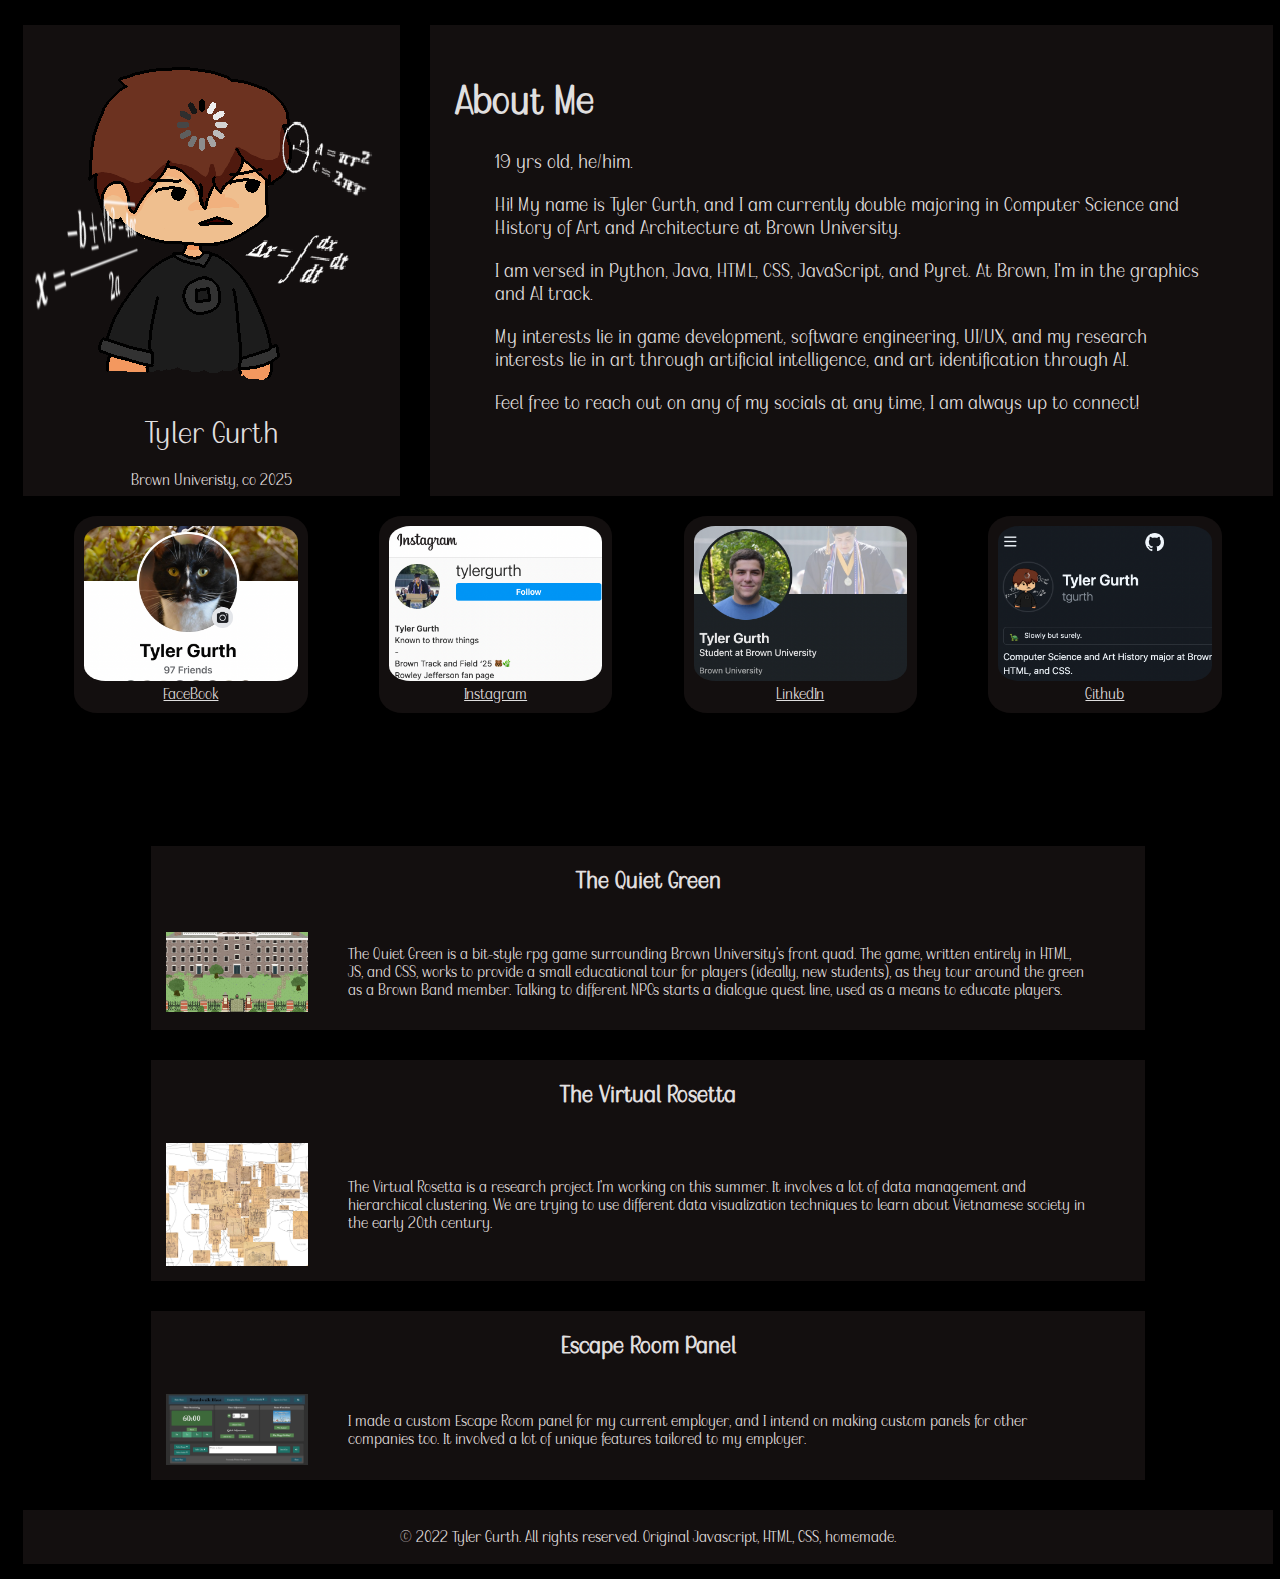
<file: TGWebPage/index.html>
<!DOCTYPE html>
<html lang="en">
  <head>
    <meta charset="UTF-8" />
    <link rel="apple-touch-icon" sizes="180x180" href="./Assets/Favicon/apple-touch-icon.png">
    <link rel="icon" type="image/png" sizes="32x32" href="./Assets/Favicon/favicon-32x32.png">
    <link rel="icon" type="image/png" sizes="16x16" href="./Assets/Favicon/favicon-16x16.png">
    <link rel="manifest" href="./Assets/Favicon/site.webmanifest">
    <link rel="stylesheet" type="text/css" href="style.css">
    <meta name="viewport" content="width=device-width, initial-scale=1.0" />
    <title>Tyler Gurth</title>
  </head>
  <body>
    <div id="upperLayer">
      <header>
        <div id="pageTop">
          <div id="nameCard">
            <img src="./Assets/tyson_nazare_glassless.png"/>
            <p id="name">Tyler Gurth</p>
            <p>Brown Univeristy, co 2025</p>
          </div>
          <div id="aboutMe">
            <h1>About Me</h1>
            <blockquote>
              19 yrs old, he/him.
            </blockquote>
            <blockquote>
              Hi! My name is Tyler Gurth, and I am currently double majoring
              in Computer Science and History of Art and Architecture at 
              Brown University. 
            </blockquote>
            <blockquote>
              I am versed in Python, Java, HTML, CSS, JavaScript,
              and Pyret. At Brown, I'm in the graphics and AI track.
            </blockquote>
            <blockquote>
              My interests lie in game development, software engineering, UI/UX, and
              my research interests lie in art through artificial intelligence, and
              art identification through AI. 
            </blockquote>
            <blockquote>
              Feel free to reach out on any of my socials at any time, I am
              always up to connect!
            </blockquote>
          </div>
        </div>
        <div id="socials">
          <div class="mediaProfile">
            <a href="https://www.facebook.com/tyler.gurth" target="_blank"><img class="mediaPic" src="./Assets/Facebook.png"/></a>
            <a href="https://www.facebook.com/tyler.gurth" target="_blank">FaceBook</a>
          </div>
          <div class="mediaProfile">
            <a href="https://www.instagram.com/tylergurth/?hl=en" target="_blank"><img class="mediaPic" src="./Assets/Instagram.png"/></a>
            <a href="https://www.instagram.com/tylergurth/?hl=en" target="_blank">Instagram</a>
          </div>
          <div class="mediaProfile">
            <a href="https://www.linkedin.com/in/tyler-gurth-87249b225/" target="_blank"><img class="mediaPic" src="./Assets/LinkedIn.png"/></a>
            <a href="https://www.linkedin.com/in/tyler-gurth-87249b225/" target="_blank">LinkedIn</a>
          </div>
          <div class="mediaProfile">
            <a href="https://github.com/tgurth" target="_blank"><img class="mediaPic" src="./Assets/Github.png"/></a>
            <a href="https://github.com/tgurth" target="_blank">Github</a>
          </div>
        </div>
      </header>
      <div id="infoSection">
        <div class="infoBlock">
          <h2>The Quiet Green</h2>
          <div class="projectBox">
            <img class="projectPic" src="./Assets/FullGreen.png" />
            <blockquote>
              The Quiet Green is a bit-style rpg game surrounding Brown University's 
              front quad. The game, written entirely in HTML, JS, and CSS, works to provide
              a small educational tour for players (ideally, new students), as they tour around
              the green as a Brown Band member. Talking to different NPCs starts a dialogue 
              quest line, used as a means to educate players.
            </blockquote>
          </div>
        </div>
        <div class="infoBlock">
          <h2>The Virtual Rosetta</h2>
          <div class="projectBox">
            <img class="projectPic" src="./Assets/Rosetta.png" />
            <blockquote>
              The Virtual Rosetta is a research project I'm working on this summer. It
              involves a lot of data management and hierarchical clustering. We are trying
              to use different data visualization techniques to learn about Vietnamese society
              in the early 20th century.
            </blockquote>
          </div>
        </div>
        <div class="infoBlock">
          <h2>Escape Room Panel</h2>
          <div class="projectBox">
            <img class="projectPic" src="./Assets/GameRoom.png" />
            <blockquote>
              I made a custom Escape Room panel for my current employer, and I intend on
              making custom panels for other companies too. It involved a lot of unique
              features tailored to my employer.
            </blockquote>
          </div>
        </div>
      </div>
      <footer>
        <p>© 2022 Tyler Gurth. All rights reserved. 
          Original Javascript, HTML, CSS, homemade.
        </p>
      </footer>
    </div>
    <script src="./main.js"></script>
  </body>
</html>
</file>
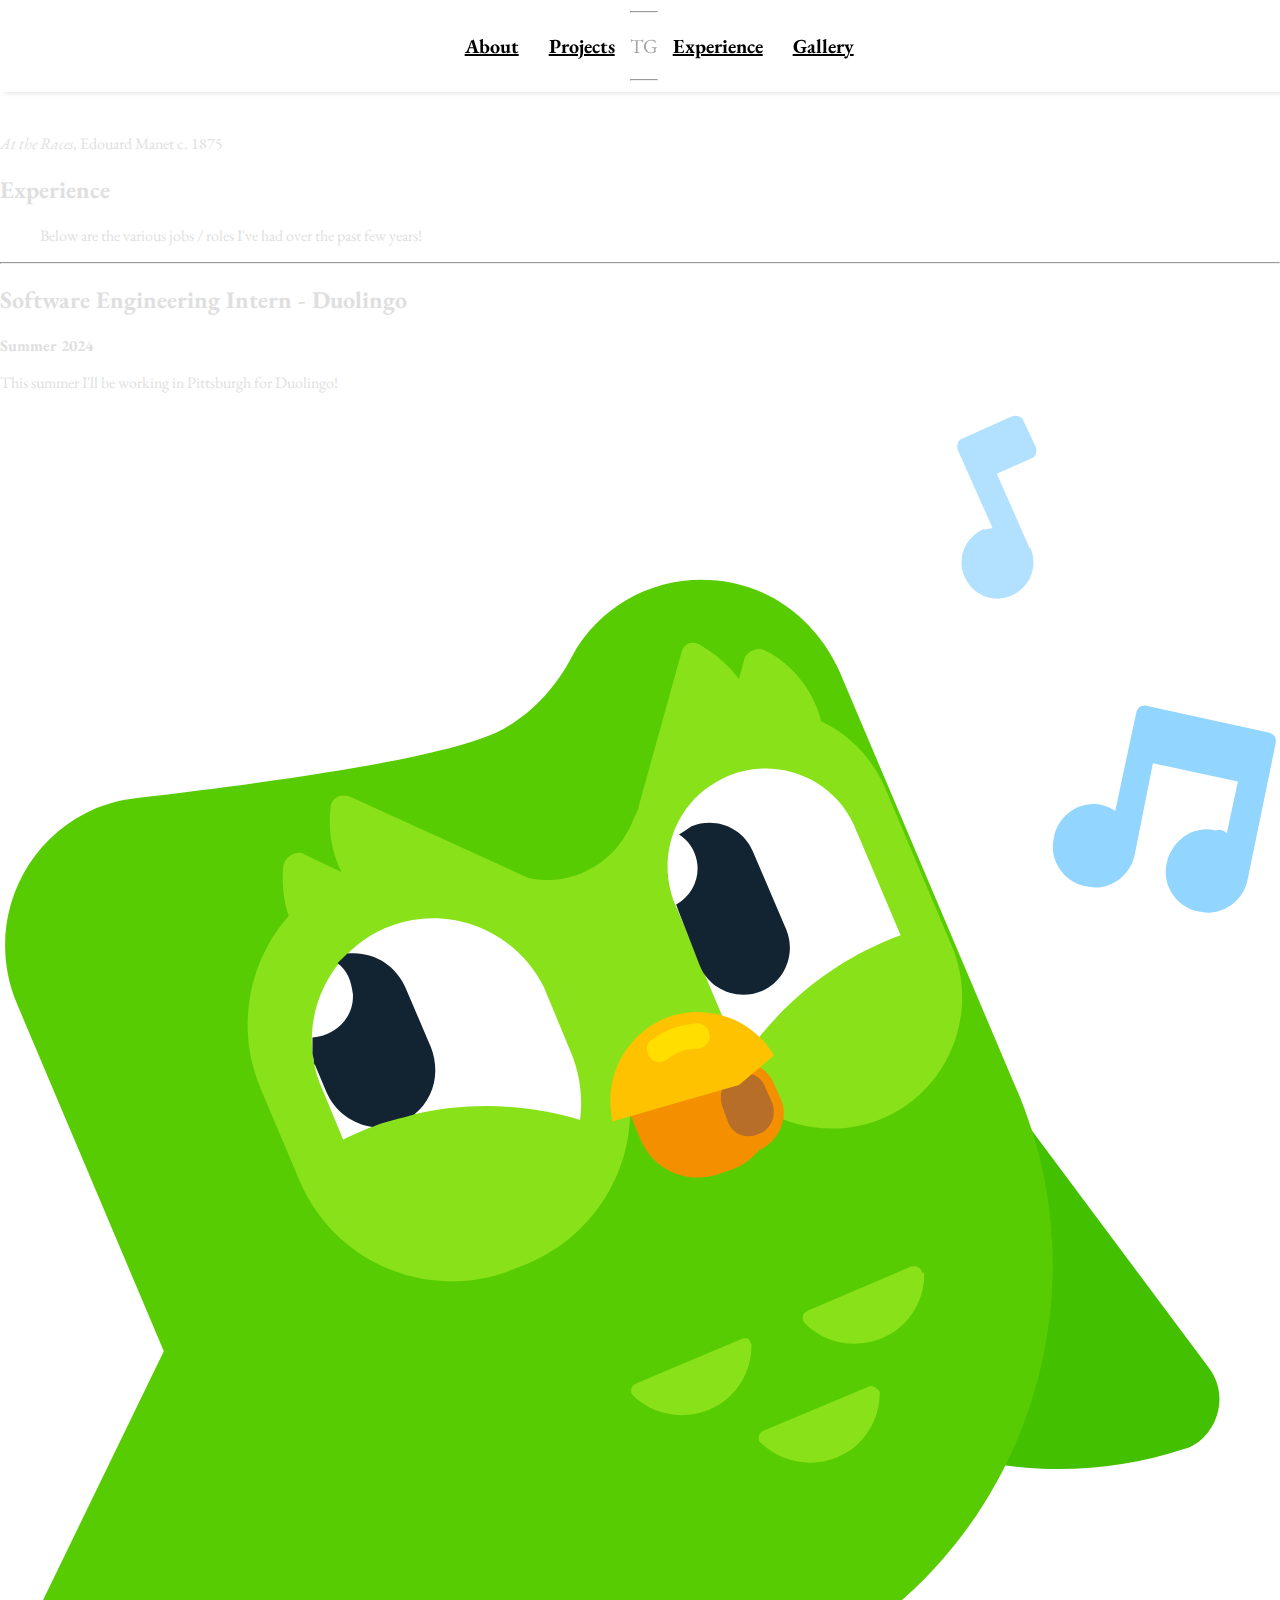
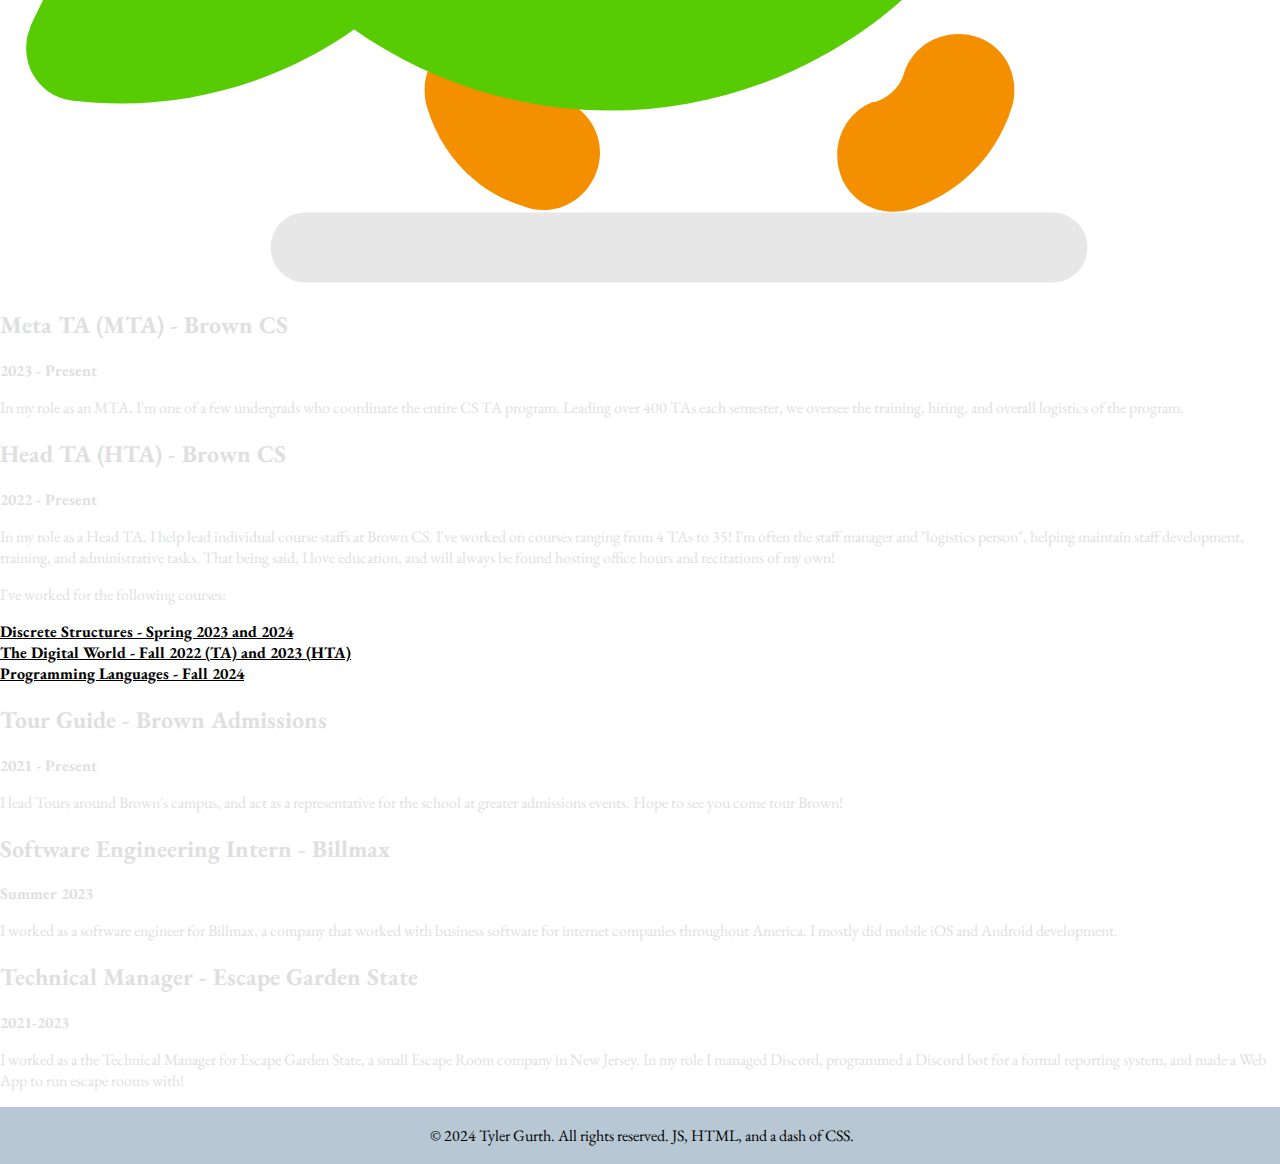
<file: experience.html>
<!DOCTYPE html>
<html lang="en">
    <head>
        <meta charset="UTF-8" />
        <link
            rel="apple-touch-icon"
            sizes="180x180"
            href="./Assets/Favicon/apple-touch-icon.png"
        />
        <link rel="icon" href="./Assets/Favicon/favicon.ico" />
        <link
            rel="icon"
            type="image/png"
            sizes="32x32"
            href="./Assets/Favicon/favicon-32x32.png"
        />
        <link
            rel="icon"
            type="image/png"
            sizes="16x16"
            href="./Assets/Favicon/favicon-16x16.png"
        />
        <link rel="manifest" href="./Assets/Favicon/site.webmanifest" />
        <link rel="stylesheet" type="text/css" href="stylesheet.css" />
        <meta name="viewport" content="width=device-width, initial-scale=1.0" />
        <title>Tyler Gurth</title>
    </head>

    <body>
        <div id="nav-bar-wrapper">
            <div id="nav-bar">
                <a id="about-anchor" class="nav-element" href="index.html"
                    >About</a
                >
                <a id="project-anchor" class="nav-element" href="projects.html"
                    >Projects</a
                >
                <div id="nav-title">
                    <hr class="nav-line" />
                    <p>TG</p>
                    <hr class="nav-line" />
                </div>
                <a
                    id="experience-anchor"
                    class="nav-element selected-nav"
                    href="experience.html"
                    >Experience</a
                >
                <a id="gallery-anchor" class="nav-element" href="gallery.html"
                    >Gallery</a
                >
            </div>
        </div>
        <div id="fake-nav"></div>
        <div id="banner">
            <p id="painting-caption">
                <em>At the Races</em>, Edouard Manet c. 1875
            </p>
        </div>
        <div id="page-body">
            <div id="exp-page-container">
                <div id="page-content">
                    <h2 id="page-title">Experience</h2>
                    <div class="page-text">
                        <blockquote id="exp-header">
                            Below are the various jobs / roles I've had over the
                            past few years!
                        </blockquote>
                    </div>
                    <hr />
                    <div class="exp-box">
                        <h2 class="experience-title">
                            Software Engineering Intern - Duolingo
                        </h2>
                        <div class="experience-info">
                            <b>Summer 2024 </b>
                            <p>
                                This summer I'll be working in Pittsburgh for
                                Duolingo!
                            </p>
                        </div>
                        <div id="duo"><img src="Assets/duo.svg" /></div>
                    </div>
                    <div class="exp-box">
                        <h2 class="experience-title">
                            Meta TA (MTA) - Brown CS
                        </h2>
                        <div class="experience-info">
                            <b>2023 - Present</b>
                            <p>
                                In my role as an MTA, I'm one of a few
                                undergrads who coordinate the entire CS TA
                                program. Leading over 400 TAs each semester, we
                                oversee the training, hiring, and overall
                                logistics of the program.
                            </p>
                        </div>
                    </div>
                    <div class="exp-box">
                        <h2 class="experience-title">
                            Head TA (HTA) - Brown CS
                        </h2>
                        <div class="experience-info">
                            <b>2022 - Present</b>
                            <p>
                                In my role as a Head TA, I help lead individual
                                course staffs at Brown CS. I've worked on
                                courses ranging from 4 TAs to 35! I'm often the
                                staff manager and "logistics person", helping
                                maintain staff development, training, and
                                administrative tasks. That being said, I love
                                education, and will always be found hosting
                                office hours and recitations of my own!
                            </p>
                            <p>I've worked for the following courses:</p>
                            <a
                                href="https://cs.brown.edu/courses/info/csci0220/"
                                >Discrete Structures - Spring 2023 and 2024</a
                            >
                            <br />
                            <a
                                href="https://cs.brown.edu/courses/info/csci0020/"
                                >The Digital World - Fall 2022 (TA) and 2023
                                (HTA)</a
                            >
                            <br />
                            <a
                                href="https://cs.brown.edu/courses/info/csci1730/"
                                >Programming Languages - Fall 2024</a
                            >
                        </div>
                    </div>
                    <div class="exp-box">
                        <h2 class="experience-title">
                            Tour Guide - Brown Admissions
                        </h2>
                        <div class="experience-info">
                            <b>2021 - Present</b>
                            <p>
                                I lead Tours around Brown's campus, and act as a
                                representative for the school at greater
                                admissions events. Hope to see you come tour
                                Brown!
                            </p>
                        </div>
                    </div>
                    <div class="exp-box">
                        <h2 class="experience-title">
                            Software Engineering Intern - Billmax
                        </h2>
                        <div class="experience-info">
                            <b>Summer 2023</b>
                            <p>
                                I worked as a software engineer for Billmax, a
                                company that worked with business software for
                                internet companies throughout America. I mostly
                                did mobile iOS and Android development.
                            </p>
                        </div>
                    </div>
                    <div class="exp-box">
                        <h2 class="experience-title">
                            Technical Manager - Escape Garden State
                        </h2>
                        <div class="experience-info">
                            <b>2021-2023</b>
                            <p>
                                I worked as a the Technical Manager for Escape
                                Garden State, a small Escape Room company in New
                                Jersey. In my role I managed Discord, programmed
                                a Discord bot for a formal reporting system, and
                                made a Web App to run escape rooms with!
                            </p>
                        </div>
                    </div>
                </div>
            </div>
        </div>
        <footer>
            <p>
                © 2024 Tyler Gurth. All rights reserved. JS, HTML, and a dash of
                CSS.
            </p>
        </footer>
        <script src="./main.js"></script>
    </body>
</html>
</file>
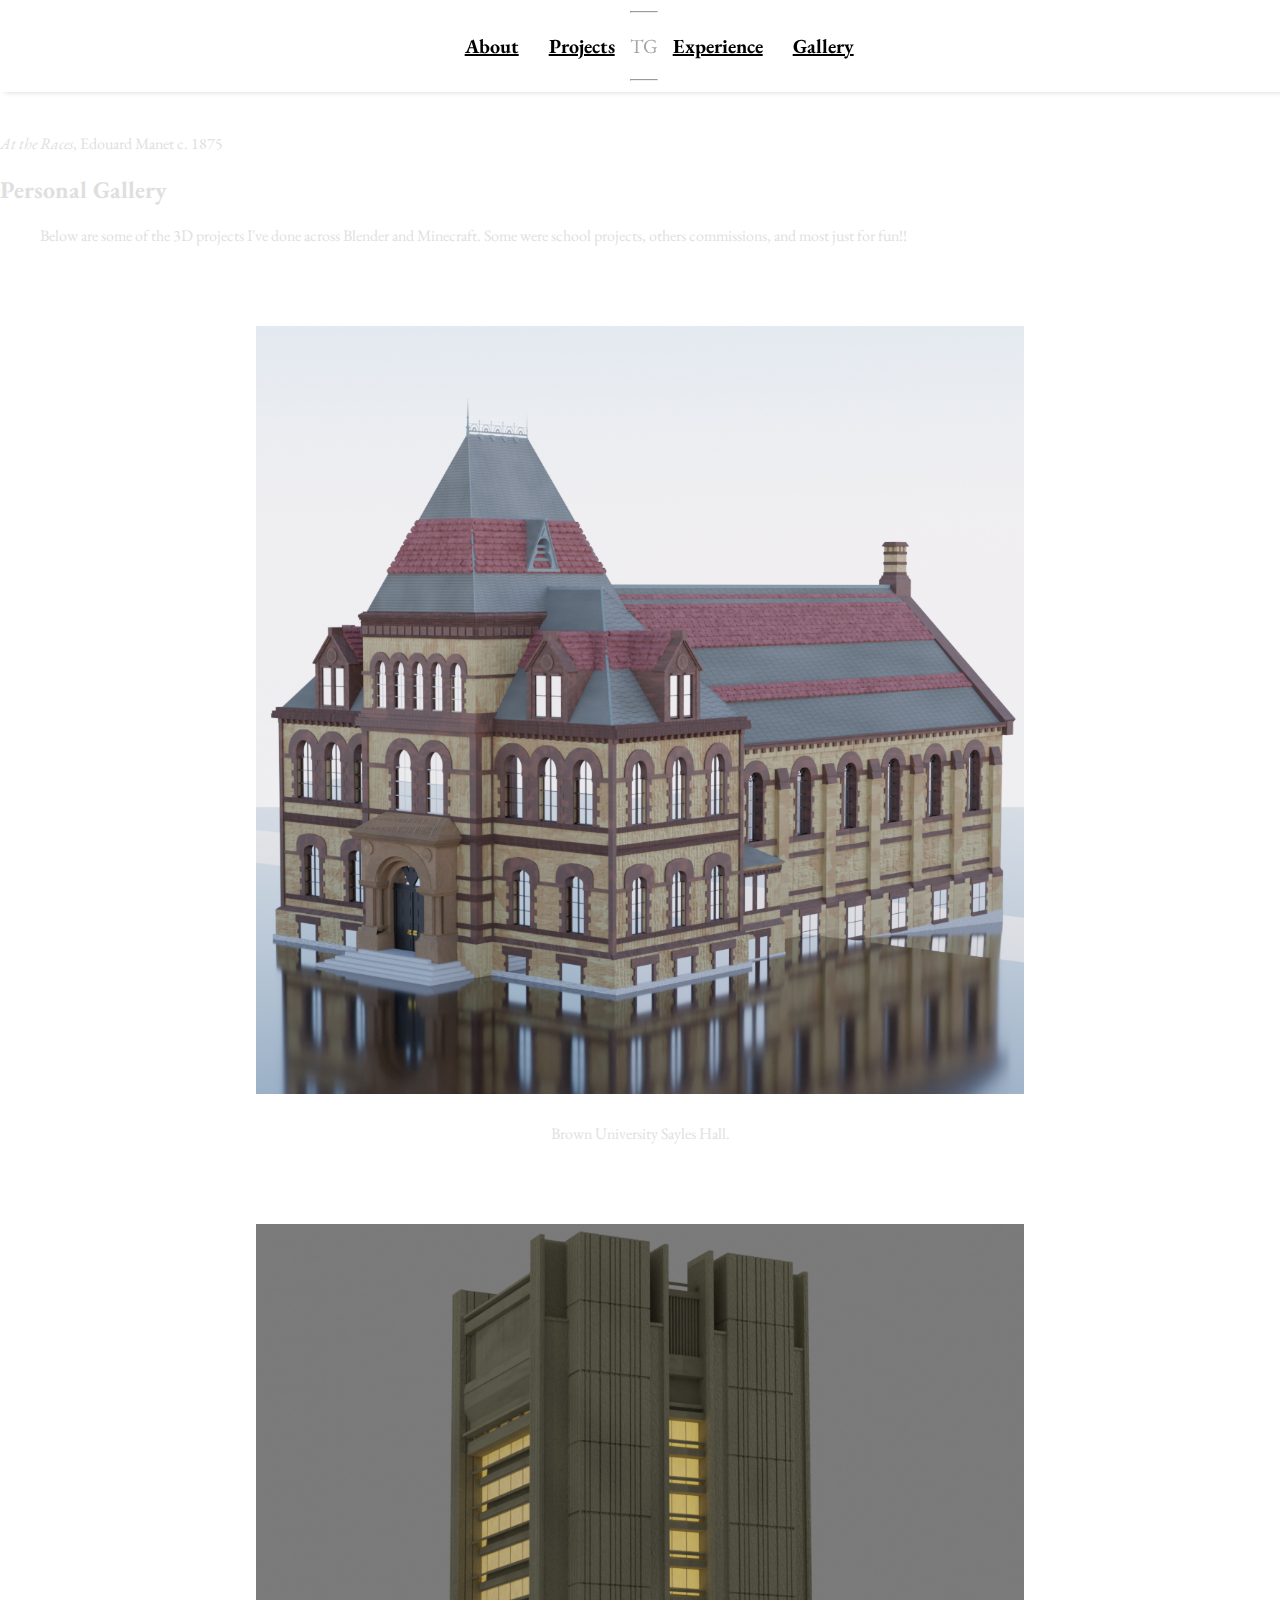
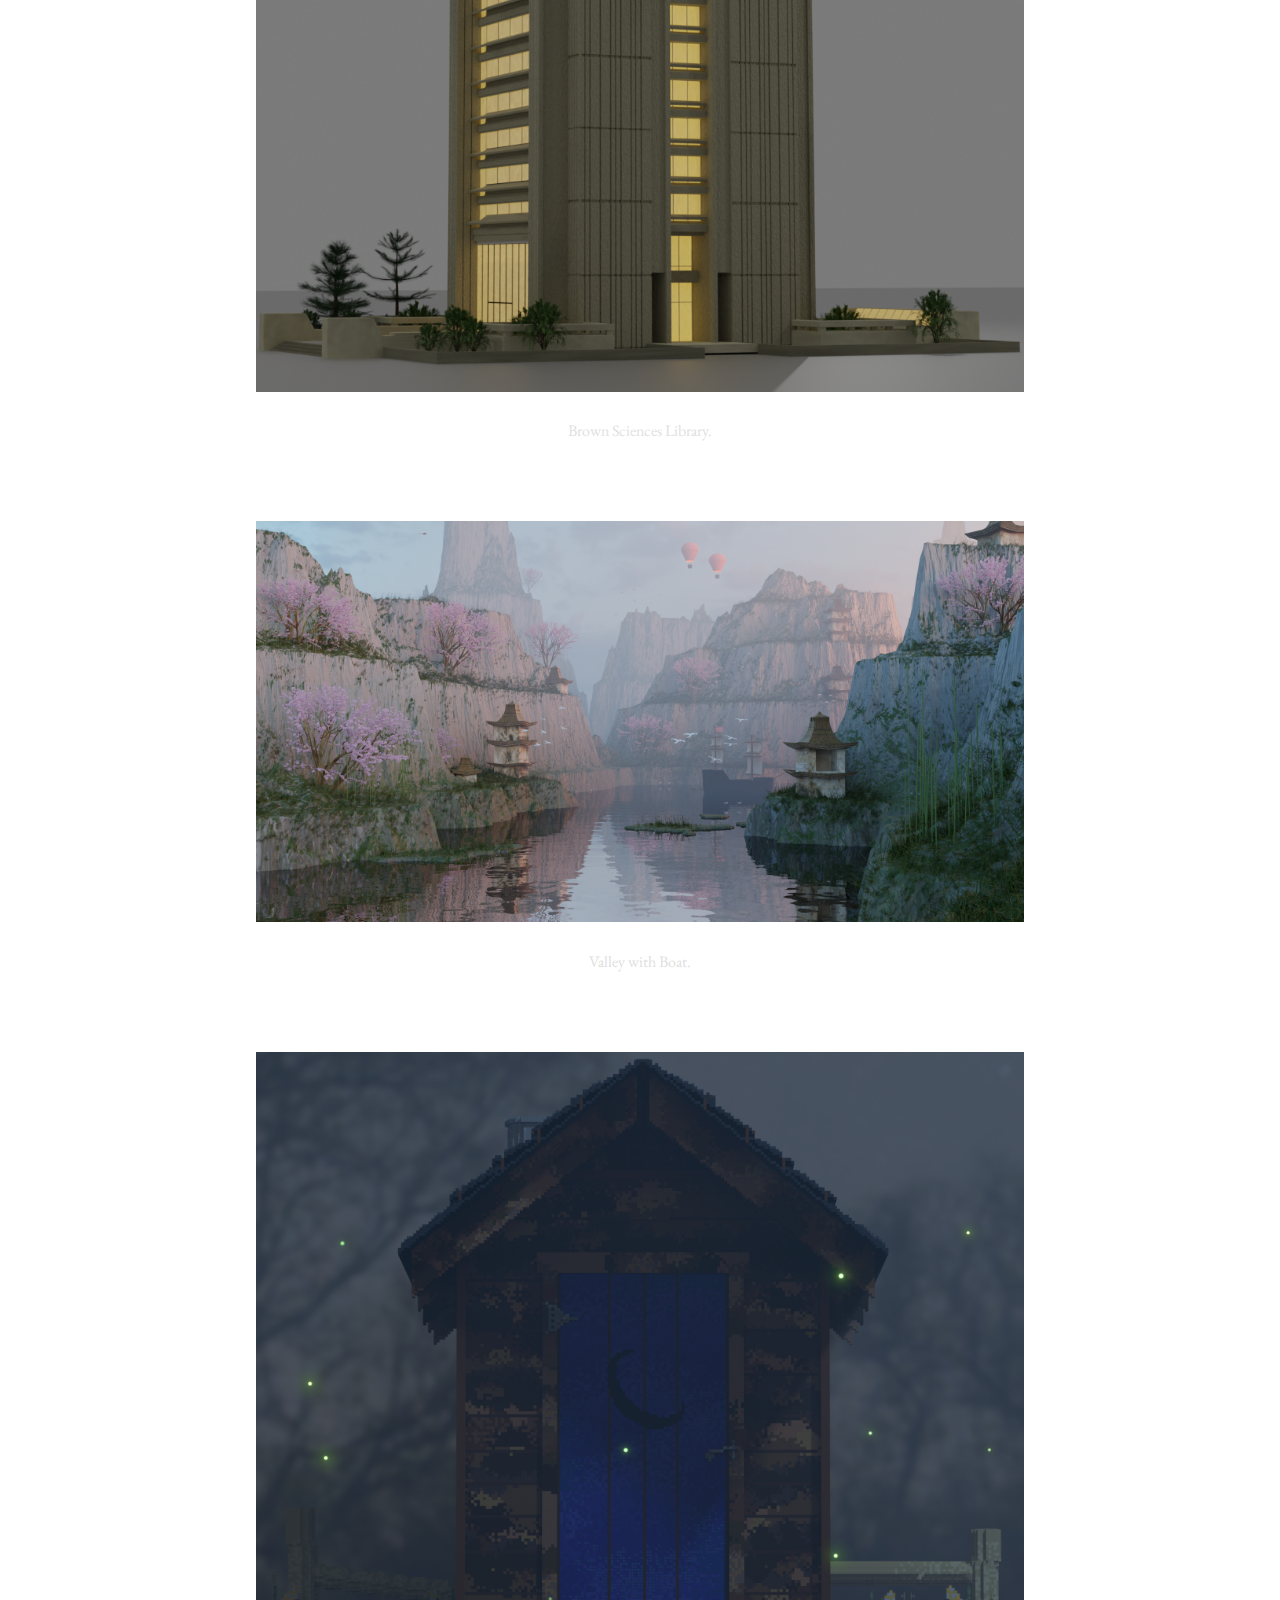
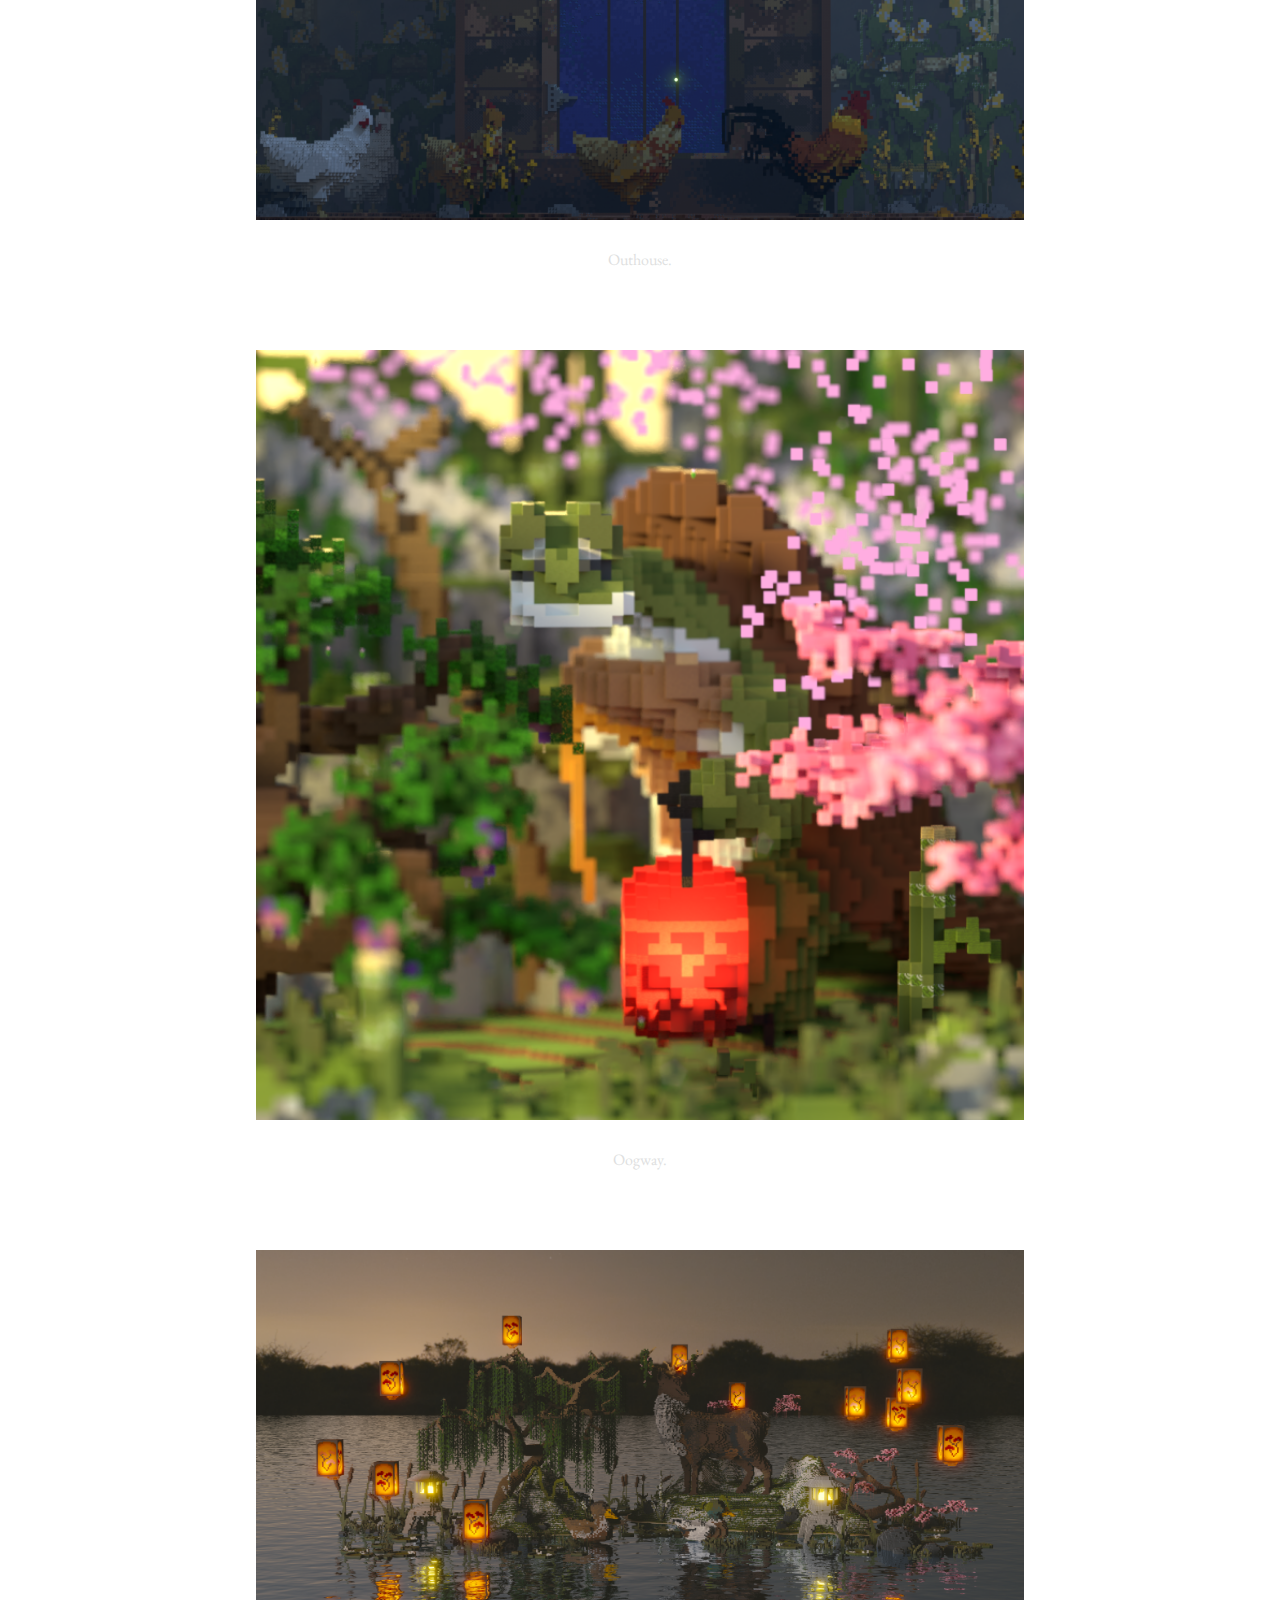
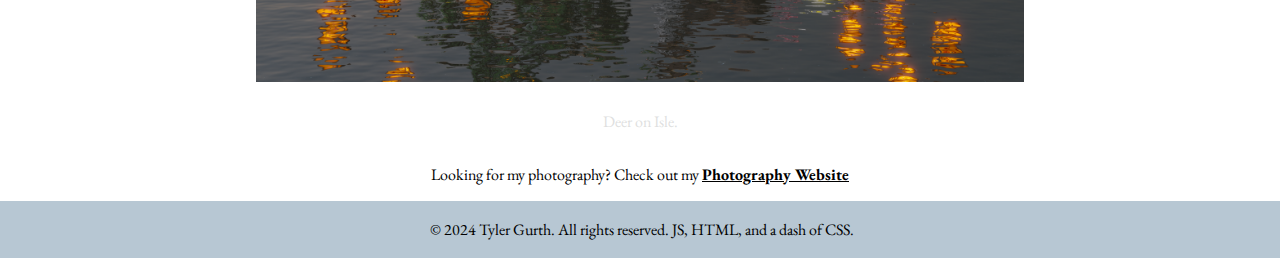
<file: gallery.html>
<!DOCTYPE html>
<html lang="en">
    <head>
        <meta charset="UTF-8" />
        <link
            rel="apple-touch-icon"
            sizes="180x180"
            href="./Assets/Favicon/apple-touch-icon.png"
        />
        <link rel="icon" href="./Assets/Favicon/favicon.ico" />
        <link
            rel="icon"
            type="image/png"
            sizes="32x32"
            href="./Assets/Favicon/favicon-32x32.png"
        />
        <link
            rel="icon"
            type="image/png"
            sizes="16x16"
            href="./Assets/Favicon/favicon-16x16.png"
        />
        <link rel="manifest" href="./Assets/Favicon/site.webmanifest" />
        <link rel="stylesheet" type="text/css" href="stylesheet.css" />
        <meta name="viewport" content="width=device-width, initial-scale=1.0" />
        <title>Tyler Gurth</title>
    </head>

    <body>
        <div id="nav-bar-wrapper">
            <div id="nav-bar">
                <a id="about-anchor" class="nav-element" href="index.html"
                    >About</a
                >
                <a id="project-anchor" class="nav-element" href="projects.html"
                    >Projects</a
                >
                <div id="nav-title">
                    <hr class="nav-line" />
                    <p>TG</p>
                    <hr class="nav-line" />
                </div>
                <a
                    id="experience-anchor"
                    class="nav-element"
                    href="experience.html"
                    >Experience</a
                >
                <a
                    id="gallery-anchor"
                    class="nav-element selected-nav"
                    href="gallery.html"
                    >Gallery</a
                >
            </div>
        </div>
        <div id="fake-nav"></div>
        <div id="banner">
            <p id="painting-caption">
                <em>At the Races</em>, Edouard Manet c. 1875
            </p>
        </div>
        <div id="page-body">
            <div id="project-page-container">
                <div id="page-content">
                    <h2 id="page-title">Personal Gallery</h2>
                    <div class="page-text">
                        <blockquote>
                            Below are some of the 3D projects I've done across
                            Blender and Minecraft. Some were school projects,
                            others commissions, and most just for fun!!
                        </blockquote>
                    </div>
                    <div id="gallery-container">
                        <div class="gallery-caption-pair">
                            <img
                                src="Assets/Sayles.png"
                                width="100%"
                                class="gallery-pic"
                                alt="3D Render of Sayles Hall."
                            />
                            <div class="gallery-caption">
                                <p>Brown University Sayles Hall.</p>
                            </div>
                        </div>
                        <div class="gallery-caption-pair">
                            <img
                                src="Assets/CinematicStill.png"
                                width="100%"
                                class="gallery-pic"
                                alt="3D Render of Brown Sciences Library."
                            />
                            <div class="gallery-caption">
                                <p>Brown Sciences Library.</p>
                            </div>
                        </div>
                        <div class="gallery-caption-pair">
                            <img
                                src="Assets/CompleteValley.png"
                                width="100%"
                                class="gallery-pic"
                                alt="3D Render of fantasy valley with Boat."
                            />
                            <div class="gallery-caption">
                                <p>Valley with Boat.</p>
                            </div>
                        </div>
                        <div class="gallery-caption-pair">
                            <img
                                src="Assets/outhouse.png"
                                width="100%"
                                class="gallery-pic"
                                alt="3D Voxel Art of an old Outhouse and Chickens."
                            />
                            <div class="gallery-caption">
                                <p>Outhouse.</p>
                            </div>
                        </div>
                        <div class="gallery-caption-pair">
                            <img
                                src="Assets/oogway.png"
                                width="100%"
                                class="gallery-pic"
                                alt="3D Voxel Art of Master Oogway among trees."
                            />
                            <div class="gallery-caption">
                                <p>Oogway.</p>
                            </div>
                        </div>
                        <div class="gallery-caption-pair">
                            <img
                                src="Assets/deer.png"
                                width="100%"
                                class="gallery-pic"
                                alt="3D Voxel Art of a Deer standing on an island."
                            />
                            <div class="gallery-caption">
                                <p>Deer on Isle.</p>
                            </div>
                        </div>
                    </div>
                </div>
            </div>
        </div>
        <p style="text-align: center; color: black">
            Looking for my photography? Check out my
            <a href="photography.html">Photography Website</a>
        </p>
        <footer>
            <p>
                © 2024 Tyler Gurth. All rights reserved. JS, HTML, and a dash of
                CSS.
            </p>
        </footer>
        <script src="./main.js"></script>
    </body>
</html>
</file>
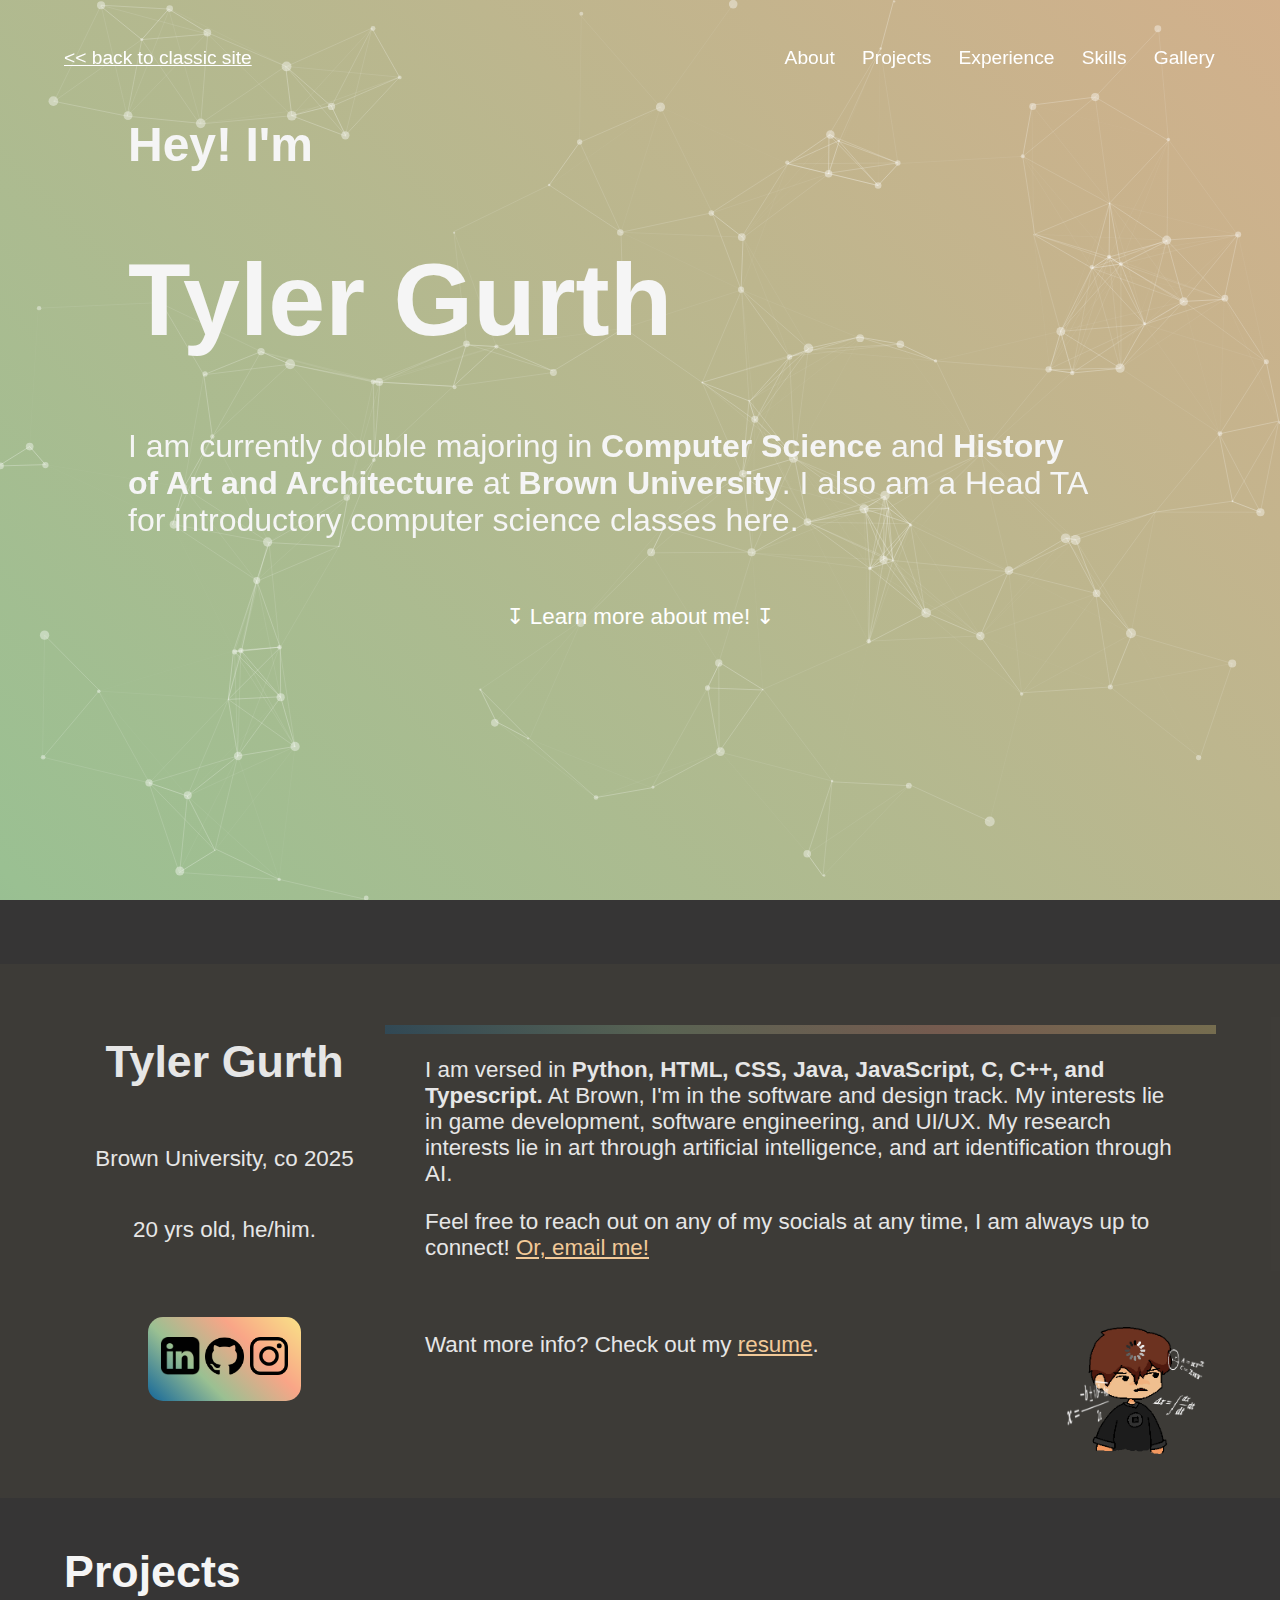
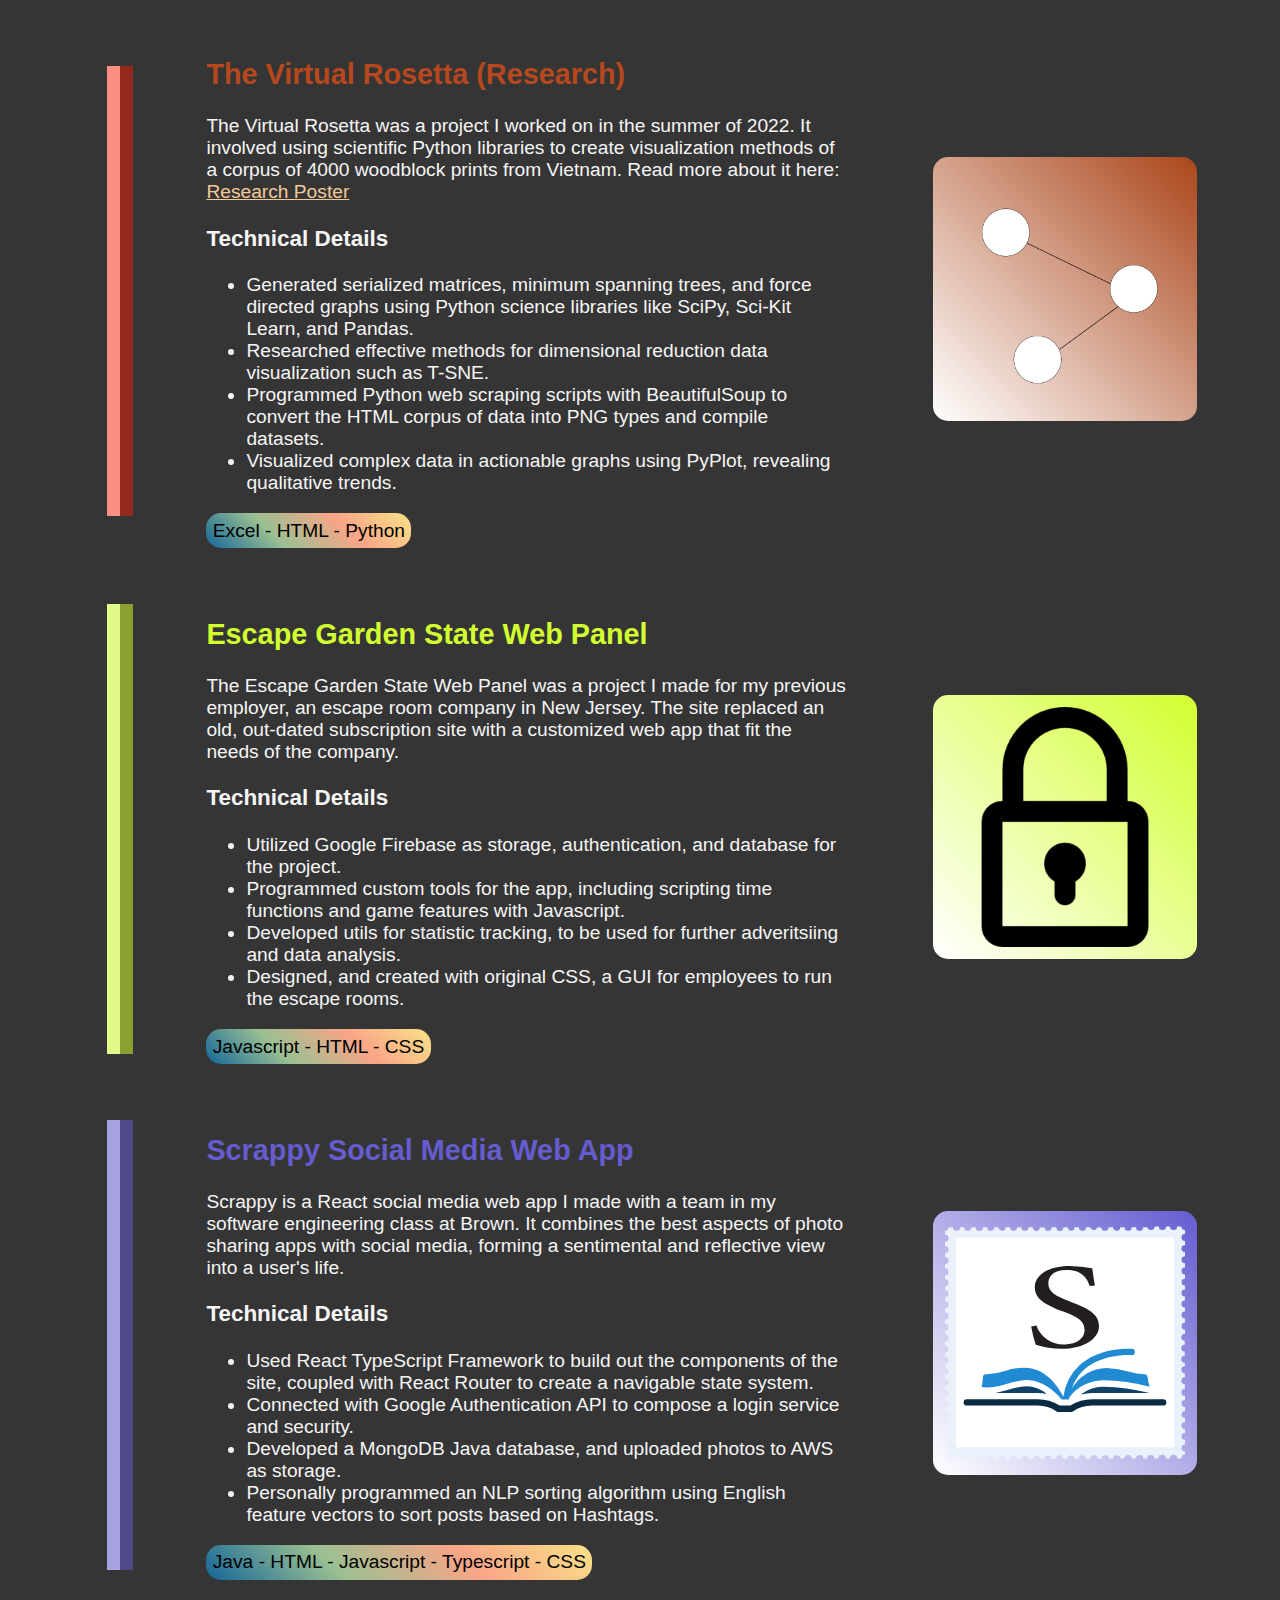
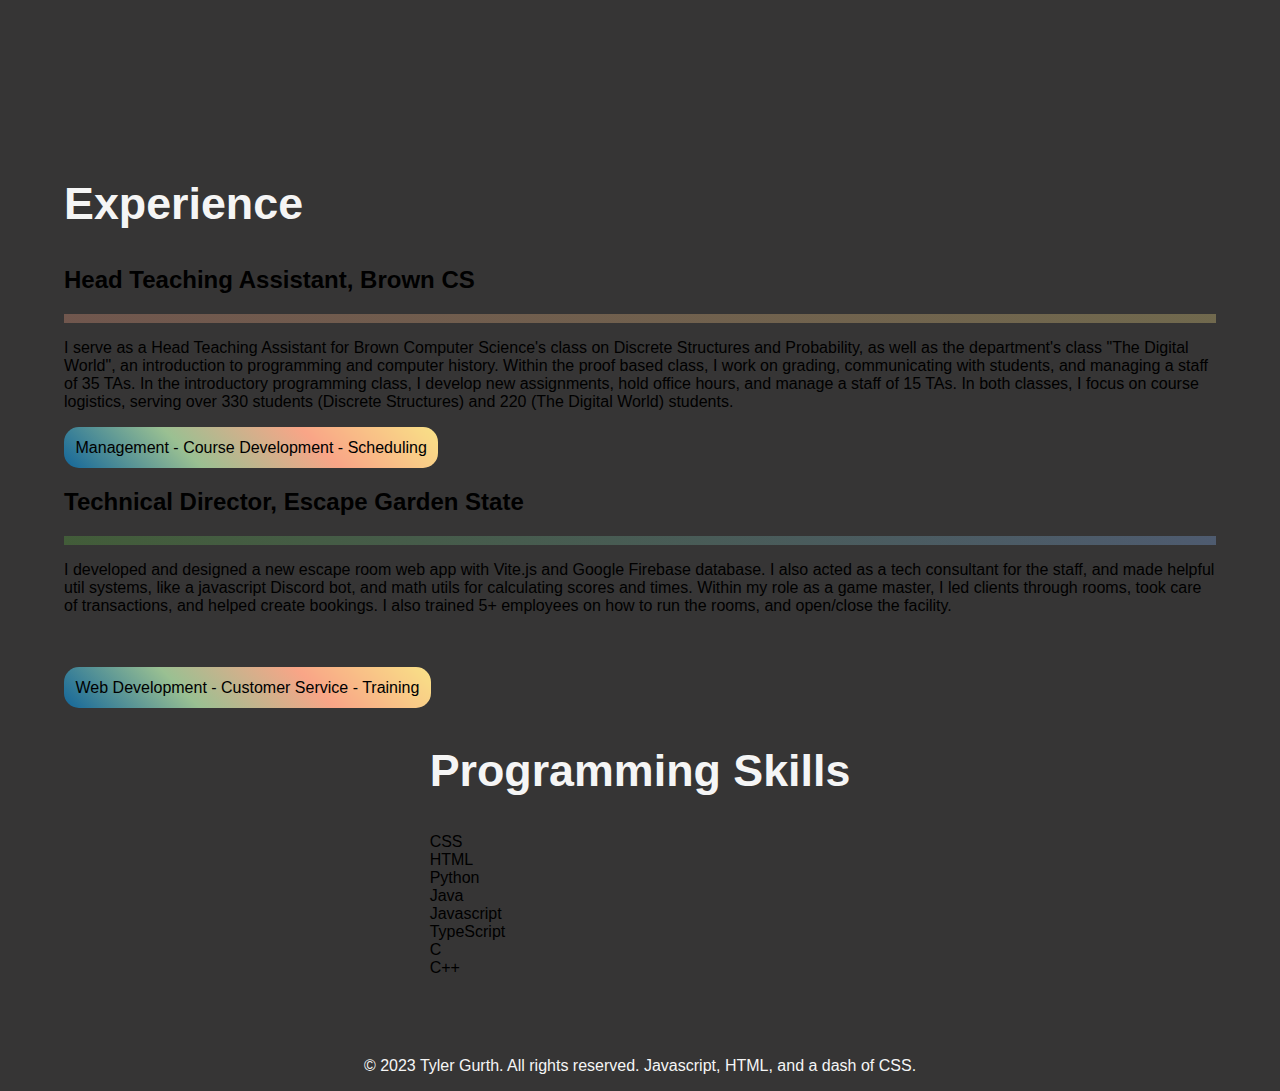
<file: modern.html>
<!DOCTYPE html>
<html lang="en">

<head>
    <meta charset="UTF-8" />
    <link rel="apple-touch-icon" sizes="180x180" href="./Assets/Favicon/apple-touch-icon.png">
    <link rel="icon" href="./Assets/Favicon/favicon.ico">
    <link rel="icon" type="image/png" sizes="32x32" href="./Assets/Favicon/favicon-32x32.png">
    <link rel="icon" type="image/png" sizes="16x16" href="./Assets/Favicon/favicon-16x16.png">
    <link rel="manifest" href="./Assets/Favicon/site.webmanifest">
    <link rel="stylesheet" type="text/css" href="modern.css">
    <meta name="viewport" content="width=device-width, initial-scale=1.0" />
    <title>Tyler Gurth</title>
</head>

<body>
    <div id="about-opener">
        <div id="particles-js"></div>

        <script src="./particles/particles.js"></script>

        <div id="nav">
            <a href="index.html">
                << back to classic site</a>
                    <div id="nav-buttons">
                        <button class="nav-button" id="about-anchor">About</button>
                        <button class="nav-button" id="project-anchor">Projects</button>
                        <button class="nav-button" id="experience-anchor">Experience</button>
                        <button class="nav-button" id="skill-anchor">Skills</button>
                        <button class="nav-button" id="gallery-anchor">Gallery</button>
                    </div>
        </div>
        <div id="about">
            <div>
                <h2>Hey! I'm</h2>
                <h1>Tyler Gurth</h1>
            </div>
            <div>
                I am currently double majoring
                in <strong>Computer Science</strong> and <strong>History of Art and Architecture</strong> at
                <strong>Brown University</strong>. I also am a Head TA for introductory computer science classes here.
            </div>

        </div>
        <div id="learn-more">
            ↧ Learn more about me! ↧
        </div>

    </div>
    <div id="sections">
        <div id="about-section">
            <div id="name-and-socials">
                <h2 id="name">Tyler Gurth</h2>
                <p>Brown University, co 2025</p>
                <p>
                    20 yrs old, he/him.
                </p>
                <br />
                <br />
                <div id="socials">
                    <a class="social-link" target="_blank"
                        href="https://www.linkedin.com/in/tyler-gurth-87249b225/"><img class="social-photo"
                            src="Assets/linkedin.png"></a>
                    <a class="social-link" target="_blank" href="https://github.com/tgurth"><img class="social-photo"
                            src="Assets/github.png"></a>
                    <a class="social-link" target="_blank" href="https://www.instagram.com/tylergurth/"><img
                            class="social-photo" src="Assets/instagram.png"></a>
                </div>
            </div>
            <div>
                <hr />
                <blockquote>
                    I am versed in <strong>Python, HTML, CSS, Java, JavaScript, C, C++,
                        and Typescript.</strong> At Brown, I'm in the software and design track. My interests lie in
                    game
                    development, software engineering, and UI/UX.
                    My research interests lie in art through artificial intelligence, and
                    art identification through AI.
                </blockquote>
                <blockquote>
                    Feel free to reach out on any of my socials at any time, I am
                    always up to connect! <a href="mailto:tgurth21@gmail.com">Or, email me!</a>
                </blockquote>
                <br />
                <div id="resume-and-drawing">
                    <blockquote>
                        Want more info? Check out my <a href="https://tylergurth.com/TylerGurthResume.pdf"
                            target="_blank">resume</a>.
                    </blockquote>
                    <img id="drawing" src="Assets/tyson_nazare_glassless.png">
                </div>

            </div>
        </div>
        <div id="project-section">
            <h2 class="section-title">Projects</h2>

            <div class="project">
                <div class="project-bar">
                    <div></div>
                    <div class="opacity-bar"></div>
                </div>
                <div>
                    <h2 class="project-title">The Virtual Rosetta (Research)</h2>
                    <div class="project-info">
                        <p>
                            The Virtual Rosetta was a project I worked on in the summer of 2022. It involved using
                            scientific
                            Python libraries to create visualization methods of a corpus of 4000
                            woodblock prints from Vietnam. Read more about it here: <a
                                href="https://drive.google.com/file/d/1LMgf56KCXGp90ApKy1m1LnQyOwqtleDC/view?usp=sharing">Research
                                Poster</a>
                        </p>
                        <h3>Technical Details</h3>
                        <ul>
                            <li>Generated serialized matrices, minimum spanning trees, and force directed graphs using
                                Python science
                                libraries like SciPy,
                                Sci-Kit Learn, and Pandas.</li>
                            <li>Researched effective methods for dimensional reduction data visualization such as T-SNE.
                            </li>
                            <li>Programmed Python web scraping scripts with BeautifulSoup to convert the HTML corpus of
                                data
                                into PNG
                                types and compile datasets.</li>
                            <li>Visualized complex data in actionable graphs using PyPlot, revealing qualitative trends.
                            </li>
                        </ul>
                        <div class="skills">
                            Excel - HTML - Python
                        </div>
                    </div>

                </div>
                <div class="image-container">
                    <img class="project-image" src="Assets/tree.png">
                </div>

            </div>
            <div class="project">
                <div class="project-bar">
                    <div></div>
                    <div class="opacity-bar" style="background-color: rgba(210, 255, 47, 0.536);"></div>
                </div>
                <div>
                    <h2 class="project-title" style="color: rgba(210, 255, 47);">Escape Garden State Web Panel</h2>
                    <div class="project-info">
                        <p>
                            The Escape Garden State Web Panel was a project I made for my previous employer, an escape
                            room company in New Jersey. The site replaced an old, out-dated subscription site with a
                            customized
                            web app that fit the needs of the company.
                        </p>
                        <h3>Technical Details</h3>
                        <ul>
                            <li>Utilized Google Firebase as storage, authentication, and database for the project.</li>
                            <li>Programmed custom tools for the app, including scripting time functions and game
                                features
                                with
                                Javascript.</li>
                            <li>Developed utils for statistic tracking, to be used for further adveritsiing and data
                                analysis.</li>
                            <li>Designed, and created with original CSS, a GUI for employees to run the escape rooms.
                            </li>
                        </ul>
                        <div class="skills">
                            Javascript - HTML - CSS
                        </div>
                    </div>

                </div>
                <div class="image-container">
                    <img class="project-image" style="background: linear-gradient(45deg, white, rgba(210, 255, 47));
                    " src="Assets/lock.png">
                </div>


            </div>
            <div class="project">
                <div class="project-bar">
                    <div></div>
                    <div class="opacity-bar" style="background-color: rgba(101, 92, 208, 0.536);"></div>
                </div>
                <div>
                    <h2 class="project-title" style="color: rgba(101, 92, 208)">Scrappy Social Media Web App</h2>
                    <div class="project-info">
                        <p>
                            Scrappy is a React social media web app I made with a team in my software engineering class
                            at
                            Brown. It
                            combines
                            the best aspects of photo sharing apps with social media, forming a sentimental and
                            reflective
                            view into a
                            user's life.
                        </p>
                        <h3>Technical Details</h3>
                        <ul>
                            <li>Used React TypeScript Framework to build out the components of the site, coupled with
                                React
                                Router to
                                create a navigable state system.</li>
                            <li>Connected with Google Authentication API to compose a login service and security.</li>
                            <li>Developed a MongoDB Java database, and uploaded photos to AWS as storage.</li>
                            <li>Personally programmed an NLP sorting algorithm using English feature vectors to sort
                                posts
                                based on
                                Hashtags.</li>
                        </ul>

                        <div class="skills">
                            Java - HTML - Javascript - Typescript - CSS
                        </div>
                    </div>

                </div>
                <div class="image-container">
                    <img class="project-image" style="background: linear-gradient(45deg, white, rgba(101, 92, 208));
                    " src="Assets/ScrappyLogo.svg">
                </div>


            </div>
        </div>
        <div id="experience-section">
            <h2 class="section-title">Experience</h2>
            <div id="jobs">
                <div class="job">
                    <h2 class="job-title">Head Teaching Assistant, Brown CS</h2>
                    <hr style="    background: linear-gradient(45deg, rgb(249, 165, 135), rgb(249, 226, 135));" />

                    <p>I serve as a Head Teaching Assistant for Brown Computer Science's class on Discrete Structures
                        and
                        Probability, as well as the department's class "The Digital World", an introduction to
                        programming and
                        computer history.
                        Within the proof based class, I work on grading, communicating with students, and managing a
                        staff of 35
                        TAs.
                        In the introductory programming class, I develop new assignments, hold office hours, and manage
                        a staff of
                        15
                        TAs. In both classes, I focus on course logistics, serving over 330 students (Discrete
                        Structures) and 220
                        (The
                        Digital World) students.</p>
                    <div class="skills">
                        Management - Course Development - Scheduling
                    </div>
                </div>
                <div class="job">
                    <h2 class="job-title">Technical Director, Escape Garden State</h2>
                    <hr style="    background: linear-gradient(45deg, rgb(95, 184, 66), rgb(135, 180, 249));" />
                    <p>
                        I developed and designed a new escape room web app with Vite.js and Google Firebase database. I
                        also
                        acted as a tech consultant for the staff, and made helpful util systems, like a javascript
                        Discord
                        bot, and
                        math utils for calculating scores and times.
                        Within my role as a game master, I led clients through rooms, took care of transactions, and
                        helped create bookings. I also trained 5+ employees on how to run the rooms, and open/close the
                        facility.
                    </p>
                    <br />
                    <br />

                    <div class="skills">
                        Web Development - Customer Service - Training
                    </div>
                </div>

            </div>


        </div>
        <div id="skill-section">
            <h2 class="section-title">Programming Skills</h2>
            <div id="programming-skills">
                <div class="skill-bubble">CSS</div>
                <div class="skill-bubble">HTML</div>
                <div class="skill-bubble">Python</div>
                <div class="skill-bubble">Java</div>
                <div class="skill-bubble">Javascript</div>
                <div class="skill-bubble">TypeScript</div>
                <div class="skill-bubble">C</div>
                <div class="skill-bubble">C++</div>
            </div>

        </div>
        <div id="gallery-section">

        </div>
    </div>

    <!-- <div id="nav-bar-wrapper">
        <div id="nav-bar">
            <div id="about-anchor" class="nav-element">About</div>
            <div id="project-anchor" class="nav-element">Projects</div>
            <div id="img-in-nav-holder">
                <hr class="nav-line" />
                <p>TG</p>
                <hr class="nav-line" />
            </div>
            <div id="experience-anchor" class="nav-element">Experience</div>
            <div id="gallery-anchor" class="nav-element">Gallery</div>
        </div>
    </div>
    <div id="fake-nav"></div>
    <div id="about-title">
        <div id="about-me">
            <div id="about-overlay">
                <div id="name-card">
                    <img src="./Assets/Headshot.png" id="tyler" alt="Headshot of Tyler in a library.">
                    <div>
                        <h1 id="name">Tyler Gurth</h1>
                        <p>Brown University, co 2025</p>
                        <p>
                            20 yrs old, he/him.
                        </p>
                    </div>
                </div>
                <div id="about">
                    <h2>About Me</h2>
                    <blockquote>
                        Hi! My name is Tyler Gurth, and I am currently double majoring
                        in Computer Science and History of Art and Architecture at
                        Brown University. I also am a Head TA for introductory computer science classes here.
                    </blockquote>
                    <blockquote>
                        I am versed in <strong>Python, HTML, CSS, Java, JavaScript, C, C++,
                            and Typescript.</strong> At Brown, I'm in the software and design track.
                    </blockquote>
                    <blockquote>
                        My interests lie in game development, software engineering, and UI/UX.
                        My research interests lie in art through artificial intelligence, and
                        art identification through AI.
                    </blockquote>
                    <blockquote>
                        Feel free to reach out on any of my socials at any time, I am
                        always up to connect! <a href="mailto:tgurth21@gmail.com">Or, email me!</a>
                    </blockquote>
                    <blockquote>
                        Want more info? Check out my <a href="https://tylergurth.com/TylerGurthResume.pdf"
                            target="_blank">resume</a>.
                    </blockquote>
                    <blockquote>
                        Find me on my socials!

                    </blockquote>
                    <div id="socials">
                        <button class="page-button"
                            onclick="window.open('https://www.linkedin.com/in/tyler-gurth-87249b225/')">LINKEDIN</button>
                        <button class="page-button" onclick="window.open('https://github.com/tgurth')">GITHUB</button>
                        <button class="page-button"
                            onclick="window.open('https://www.instagram.com/tylergurth/')">INSTAGRAM</button>

                    </div>
                </div>
            </div>
        </div>
        <div class="caption">
            <p>Still Life with Silver Cake Basket, 1866. John F Francis.</p>
        </div>
        <div class="section-separator" id="projects-title">
            <hr class="line">
        </div>
    </div>

    <div class="page-section">
        <div id="project-section">
            <h2 class="section-title">Projects</h2>
            <div class="project-box">
                <div class="project-images">
                    <img class="project-pic" src="./Assets/MST.png" alt="Picture of Minimum Spanning Tree of images." />
                    <img class="project-pic" src="./Assets/SortedMatrix.png"
                        alt="Picture of a sorted matrix graph with trend line." />
                </div>
                <div class="project-info">
                    <h2 class="project-title">The Virtual Rosetta (Research)</h2>
                    <hr class="project-hr">
                    </hr>
                    <p>
                        The Virtual Rosetta was a project I worked on in the summer of 2022. It involved using
                        scientific
                        Python libraries to create visualization methods of a corpus of 4000
                        woodblock prints from Vietnam. Read more about it here: <a
                            href="https://drive.google.com/file/d/1LMgf56KCXGp90ApKy1m1LnQyOwqtleDC/view?usp=sharing">Research
                            Poster</a>
                    </p>
                    <h3>Technical Details</h3>
                    <ul>
                        <li>Generated serialized matrices, minimum spanning trees, and force directed graphs using
                            Python science
                            libraries like SciPy,
                            Sci-Kit Learn, and Pandas.</li>
                        <li>Researched effective methods for dimensional reduction data visualization such as T-SNE.
                        </li>
                        <li>Programmed Python web scraping scripts with BeautifulSoup to convert the HTML corpus of data
                            into PNG
                            types and compile datasets.</li>
                        <li>Visualized complex data in actionable graphs using PyPlot, revealing qualitative trends.
                        </li>
                    </ul>
                    <div class="skills">
                        <div class="tech-skill" style="background-color: rgba(46, 255, 46, 0.351);">Python</div>
                        <div class="tech-skill" style="background-color: rgba(255, 245, 129, 0.351);">HTML</div>
                        <div class="tech-skill" style="background-color: rgba(255, 215, 129, 0.351);">Excel</div>
                    </div>
                </div>
            </div>

            <div class="project-box">

                <div class="project-info">
                    <h2 class="project-title">Escape Room Web Panel</h2>

                    <hr class="project-hr">
                    </hr>
                    <p>
                        The Escape Garden State Web Panel was a project I made for my previous employer, an escape
                        room company in New Jersey. The site replaced an old, out-dated subscription site with a
                        customized
                        web app that fit the needs of the company.
                    </p>
                    <h3>Technical Details</h3>
                    <ul>
                        <li>Utilized Google Firebase as storage, authentication, and database for the project.</li>
                        <li>Programmed custom tools for the app, including scripting time functions and game features
                            with
                            Javascript.</li>
                        <li>Developed utils for statistic tracking, to be used for further adveritsiing and data
                            analysis.</li>
                        <li>Designed, and created with original CSS, a GUI for employees to run the escape rooms.</li>
                    </ul>
                    <div class="skills">
                        <div class="tech-skill" style="background-color: rgba(139, 247, 255, 0.351);">Javascript</div>
                        <div class="tech-skill" style="background-color: rgba(255, 245, 129, 0.351);">HTML</div>
                        <div class="tech-skill" style="background-color: rgba(139, 255, 195, 0.351);">CSS</div>
                    </div>
                </div>
                <div class="project-images">
                    <img class="project-pic" src="./Assets/GameRoom.png" alt="Screenshot of the game room panel." />
                    <img class="project-pic" src="./Assets/leaderboard.png" alt="Screenshot of the leaderboard." />
                </div>
            </div>

            <div class="project-box">
                <div class="project-images">
                    <img class="project-pic" src="./Assets/friends.png" alt="Screenshot of Scrappy Friends page." />
                    <img class="project-pic" src="./Assets/scrappypage.png"
                        alt="Screenshot of gallery discovery page." />
                    <img class="project-pic" src="./Assets/scrappyprofile.png"
                        alt="Screenshot of a typical scrappy profile page." />
                </div>
                <div class="project-info">
                    <h2 class="project-title">Scrappy</h2>
                    <hr class="project-hr">
                    </hr>
                    <p>
                        Scrappy is a React social media web app I made with a team in my software engineering class at
                        Brown. It
                        combines
                        the best aspects of photo sharing apps with social media, forming a sentimental and reflective
                        view into a
                        user's life.
                    </p>
                    <h3>Technical Details</h3>
                    <ul>
                        <li>Used React TypeScript Framework to build out the components of the site, coupled with React
                            Router to
                            create a navigable state system.</li>
                        <li>Connected with Google Authentication API to compose a login service and security.</li>
                        <li>Developed a MongoDB Java database, and uploaded photos to AWS as storage.</li>
                        <li>Personally programmed an NLP sorting algorithm using English feature vectors to sort posts
                            based on
                            Hashtags.</li>
                    </ul>
                    <div class="skills">
                        <div class="tech-skill" style="background-color: rgba(139, 247, 255, 0.351);">Javascript</div>
                        <div class="tech-skill" style="background-color: rgba(195, 251, 255, 0.351);">Typescript</div>
                        <div class="tech-skill" style="background-color: rgba(255, 245, 129, 0.351);">HTML</div>
                        <div class="tech-skill" style="background-color: rgba(139, 255, 195, 0.351);">CSS</div>
                        <div class="tech-skill" style="background-color: rgba(220, 139, 255, 0.351);">Java</div>
                    </div>
                </div>
            </div>



        </div>
        <div class="caption">
            <p>Peonies in a Vase, c. 1885. Charles Ethan Porter.</p>
        </div>
        <div class="section-separator" id="experience-title">
            <hr class="line">
        </div>
    </div>


    <div class="page-section">
        <div id="experience-section">
            <h2 class="section-title">Experience</h2>
            <div class="experience-box">
                <h3>Head Teaching Assistant, Brown University Computer Science</h3>
                <blockquote>
                    I serve as a Head Teaching Assistant for Brown Computer Science's class on Discrete Structures and
                    Probability, as well as the department's class "The Digital World", an introduction to programming
                    and
                    computer history.
                    Within the proof based class, I work on grading, communicating with students, and managing a staff
                    of 35
                    TAs.
                    In the introductory programming class, I develop new assignments, hold office hours, and manage a
                    staff of
                    15
                    TAs. In both classes, I focus on course logistics, serving over 330 students (Discrete Structures)
                    and 220
                    (The
                    Digital World) students.
                </blockquote>
            </div>
            <div class="experience-box">
                <h3>Technical Director, Escape Garden State NJ</h3>
                <blockquote>
                    I developed and designed a new escape room web app with Vite.js and Google Firebase database. I also
                    acted as a tech consultant for the staff, and made helpful util systems, like a javascript Discord
                    bot, and
                    math utils for calculating scores and times.
                </blockquote>
            </div>
            <div class="experience-box">
                <h3>Technical Skills</h3>
                <div id="experience-skills">
                    <div class="tech-skill" style="background-color: rgba(139, 247, 255, 0.351); width: 80%;">Javascript
                    </div>
                    <div class="tech-skill" style="background-color: rgba(195, 251, 255, 0.351); width: 70%;">Typescript
                    </div>
                    <div class="tech-skill" style="background-color: rgba(255, 245, 129, 0.351); width: 95%;">HTML</div>
                    <div class="tech-skill" style="background-color: rgba(139, 255, 195, 0.351); width: 92%;">CSS</div>
                    <div class="tech-skill" style="background-color: rgba(220, 139, 255, 0.351); width: 95%;">Java</div>
                    <div class="tech-skill" style="background-color: rgba(255, 215, 129, 0.351); width: 65%;">Excel
                    </div>
                    <div class="tech-skill" style="background-color: rgba(255, 186, 129, 0.351); width: 55%;">C / C++
                    </div>
                </div>

                <blockquote>
                    React, MongoDB, AWS, Node, GitHub, Git, Firebase, Jest, Figma, Blender, Photoshop, and Microsoft
                    Office
                    Suite
                </blockquote>
            </div>
        </div>
        <div class="caption">
            <p>Flowers on a Window Ledge, c. 1861. John La Farge.</p>
        </div>
        <div class="section-separator" id="gallery-title">
            <hr class="line">
        </div>
    </div>

    <div class="page-section">
        <h2 class="section-title" id="gall-title">Personal 3D Project Gallery</h2>
        <div id="gallery">
            <div class="gallery-year" id="2022">
                <div class="year-content">
                    <div class="gallery-caption-pair">
                        <img src="Assets/Sayles.png" width="100%" class="gallery-pic" alt="3D Render of Sayles Hall.">
                        <div class="gallery-caption">
                            <p>Brown University Sayles Hall, 2022.</p>
                        </div>
                    </div>
                    <div class="gallery-caption-pair">
                        <img src="Assets/CinematicStill.png" width="100%" class="gallery-pic"
                            alt="3D Render of Brown Sciences Library.">
                        <div class="gallery-caption">
                            <p>Brown Sciences Library, 2022.</p>
                        </div>
                    </div>
                    <div class="gallery-caption-pair">
                        <img src="Assets/CompleteValley.png" width="100%" class="gallery-pic"
                            alt="3D Render of fantasy valley with Boat.">
                        <div class="gallery-caption">
                            <p>Valley with Boat, 2022</p>
                        </div>
                    </div>
                </div>
                <div class="year-timeline">
                    <div class="year-box">
                        <h3>2022</h3>
                    </div>
                    <div class="year-line">
                    </div>
                </div>
            </div>
            <div class="gallery-year">
                <div class="year-content">
                    <div class="gallery-caption-pair">
                        <img src="Assets/outhouse.png" width="100%" class="gallery-pic"
                            alt="3D Voxel Art of an old Outhouse and Chickens.">
                        <div class="gallery-caption">
                            <p>Outhouse, 2021.</p>
                        </div>
                    </div>
                    <div class="gallery-caption-pair">
                        <img src="Assets/oogway.png" width="100%" class="gallery-pic"
                            alt="3D Voxel Art of Master Oogway among trees.">
                        <div class="gallery-caption">
                            <p>Oogway, 2021.</p>
                        </div>
                    </div>
                    <div class="gallery-caption-pair">
                        <img src="Assets/deer.png" width="100%" class="gallery-pic"
                            alt="3D Voxel Art of a Deer standing on an island.">
                        <div class="gallery-caption">
                            <p>Deer on Isle, 2021.</p>
                        </div>
                    </div>
                </div>
                <div class="year-timeline">
                    <div class="year-box">
                        <h3>2021</h3>
                    </div>
                    <div class="year-line">

                    </div>
                </div>
            </div>
        </div>
    </div> -->


    <footer>
        <p>© 2023 Tyler Gurth. All rights reserved.
            Javascript, HTML, and a dash of CSS.
        </p>
    </footer>
    </div>
    <script src="./main.js"></script>
</body>

</html>
</file>
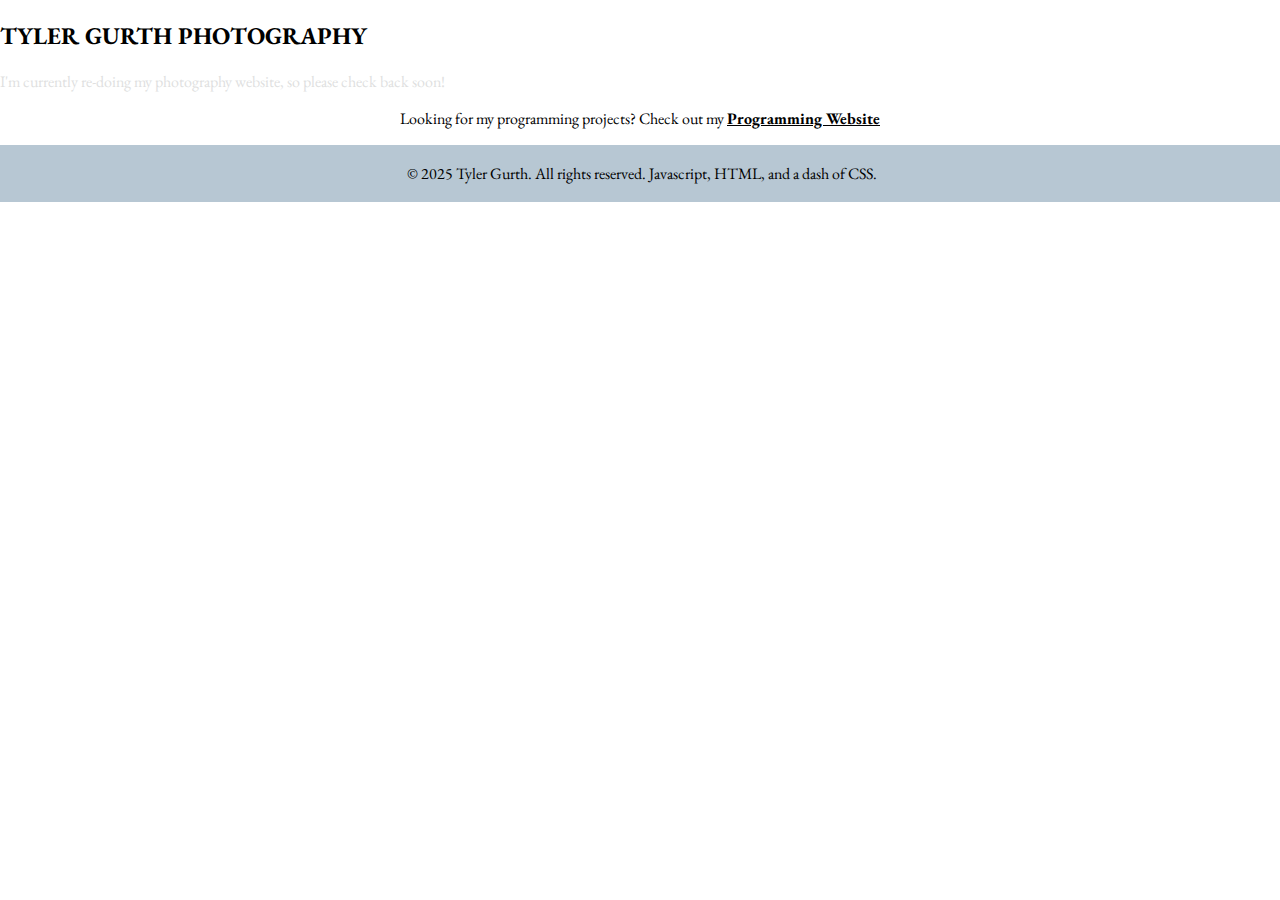
<file: photography.html>
<!DOCTYPE html>
<html lang="en">
    <head>
        <meta charset="UTF-8" />
        <link
            rel="apple-touch-icon"
            sizes="180x180"
            href="./Assets/Favicon/apple-touch-icon.png"
        />
        <link rel="icon" href="./Assets/Favicon/favicon.ico" />
        <link
            rel="icon"
            type="image/png"
            sizes="32x32"
            href="./Assets/Favicon/favicon-32x32.png"
        />
        <link
            rel="icon"
            type="image/png"
            sizes="16x16"
            href="./Assets/Favicon/favicon-16x16.png"
        />
        <link rel="manifest" href="./Assets/Favicon/site.webmanifest" />
        <link rel="stylesheet" type="text/css" href="stylesheet.css" />
        <meta name="viewport" content="width=device-width, initial-scale=1.0" />
        <title>Tyler Gurth</title>
    </head>

    <body>
        <div id="photo-intro">
            <div id="photo-background">
                <div id="photo-title">
                    <h2 style="color: rgb(0, 0, 0)">TYLER GURTH PHOTOGRAPHY</h2>
                </div>
            </div>
            <div id="photo-about">
                I'm currently re-doing my photography website, so please
                check back soon!
                <!-- <img
                    src="Assets/Photos/TylerHeadGate.jpg"
                    id="photo-headshot"
                />
                <div>
                    <p id="photo-about-text">
                        Hey! I'm Tyler, a junior at Brown University. When I'm
                        not programming, I'm often found behind the camera
                        taking photos. I love my Nikon, and mostly take
                        portraits, headshots, and grad photos. Feel free to
                        reach out at any time to book a shoot!
                    </p>
                    <button class="page-button">
                        <a href=" mailto:tgurth21@gmail.com">CONTACT ME</a>
                    </button>
                </div> -->
            </div>
            <!-- <div id="portfolio-title">
                <p>PORTFOLIO</p>
            </div>
            <div id="portfolio">
                <img
                    class="portfolio-photo"
                    src="Assets/Photos/AlanaLaughing.JPG"
                />
                <img
                    class="portfolio-photo"
                    src="Assets/Photos/BeatriceGown.JPG"
                />
                <img
                    class="portfolio-photo"
                    src="Assets/Photos/GroupGrad.JPG"
                />
                <img class="portfolio-photo" src="Assets/Photos/JedGrad.JPG" />
                <img
                    class="portfolio-photo"
                    src="Assets/Photos/KenFlowers.JPG"
                />
                <img
                    class="portfolio-photo"
                    src="Assets/Photos/SMVKGroup.JPG"
                />
                <img
                    class="portfolio-photo"
                    src="Assets/Photos/VictoriaAtlas.JPG"
                />
                <img
                    class="portfolio-photo"
                    src="Assets/Photos/LibraryDark copy.png"
                />

                <img
                    class="portfolio-photo"
                    src="Assets/Photos/AlpacaEating.JPG"
                />
                <img
                    class="portfolio-photo"
                    src="Assets/Photos/BabyAlpaca.JPG"
                />
                <img
                    class="portfolio-photo"
                    src="Assets/Photos/BrownAlpaca.JPG"
                />

                <img
                    class="portfolio-photo"
                    src="Assets/Photos/AlanaHeadshot.JPG"
                />
                <img class="portfolio-photo" src="Assets/Photos/Atlas.png" />
                <img
                    class="portfolio-photo"
                    src="Assets/Photos/BeatriceGrad.JPG"
                />
                <img
                    class="portfolio-photo"
                    src="Assets/Photos/BeatriceHeadshot.JPG"
                />
                <img
                    class="portfolio-photo"
                    src="Assets/Photos/BeatriceTossHat.JPG"
                />
                <img class="portfolio-photo" src="Assets/Photos/Hannah.JPG" />
                <img class="portfolio-photo" src="Assets/Photos/KenHay.png" />
                <img
                    class="portfolio-photo"
                    src="Assets/Photos/KenSorority.JPG"
                />
                <img class="portfolio-photo" src="Assets/Photos/Zach.png" />
            </div>
        </div> -->

        <p style="text-align: center; color: black; width: 100vw">
            Looking for my programming projects? Check out my
            <a href="index.html">Programming Website</a>
        </p>
        <footer>
            <p style="text-align: center">
               © 2025 Tyler Gurth. All rights reserved. Javascript, HTML, and a
                dash of CSS.
            </p>
        </footer>
        <script src="./main.js"></script>
    </body>
</html>
</file>
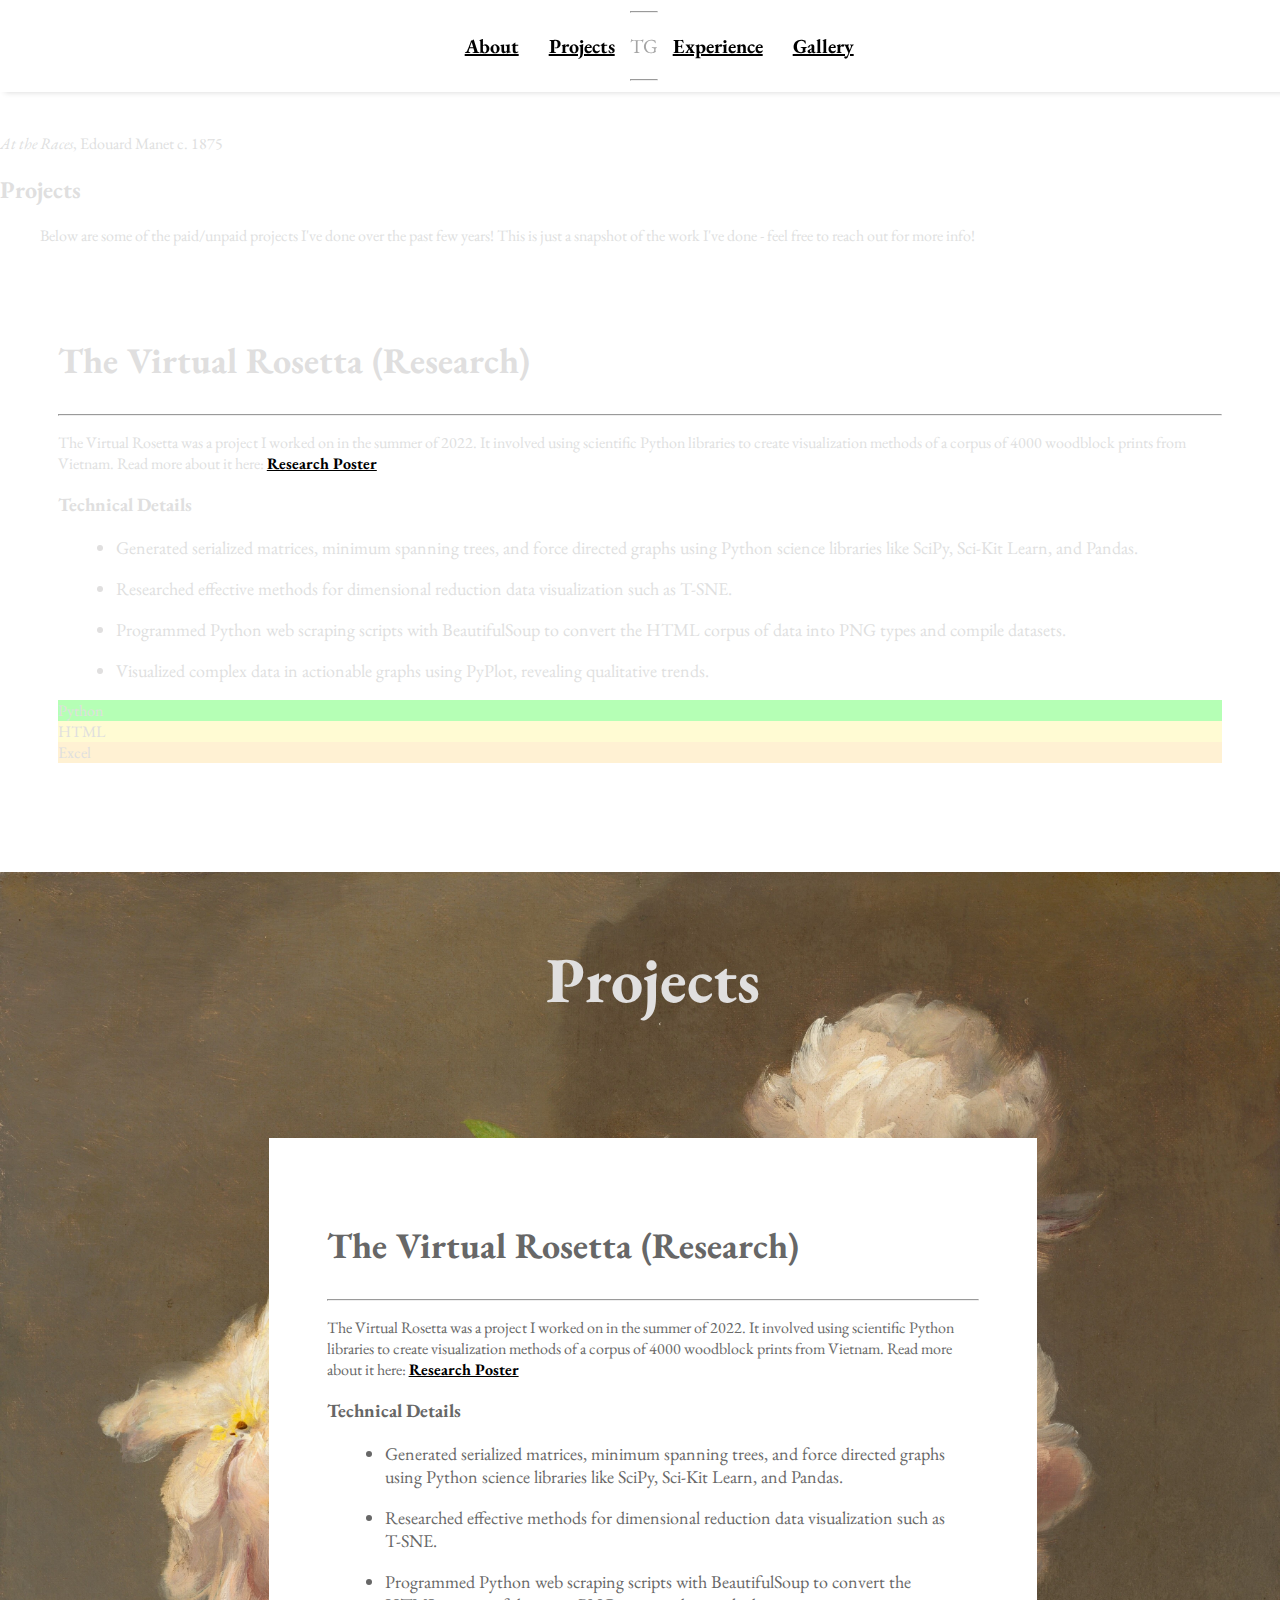
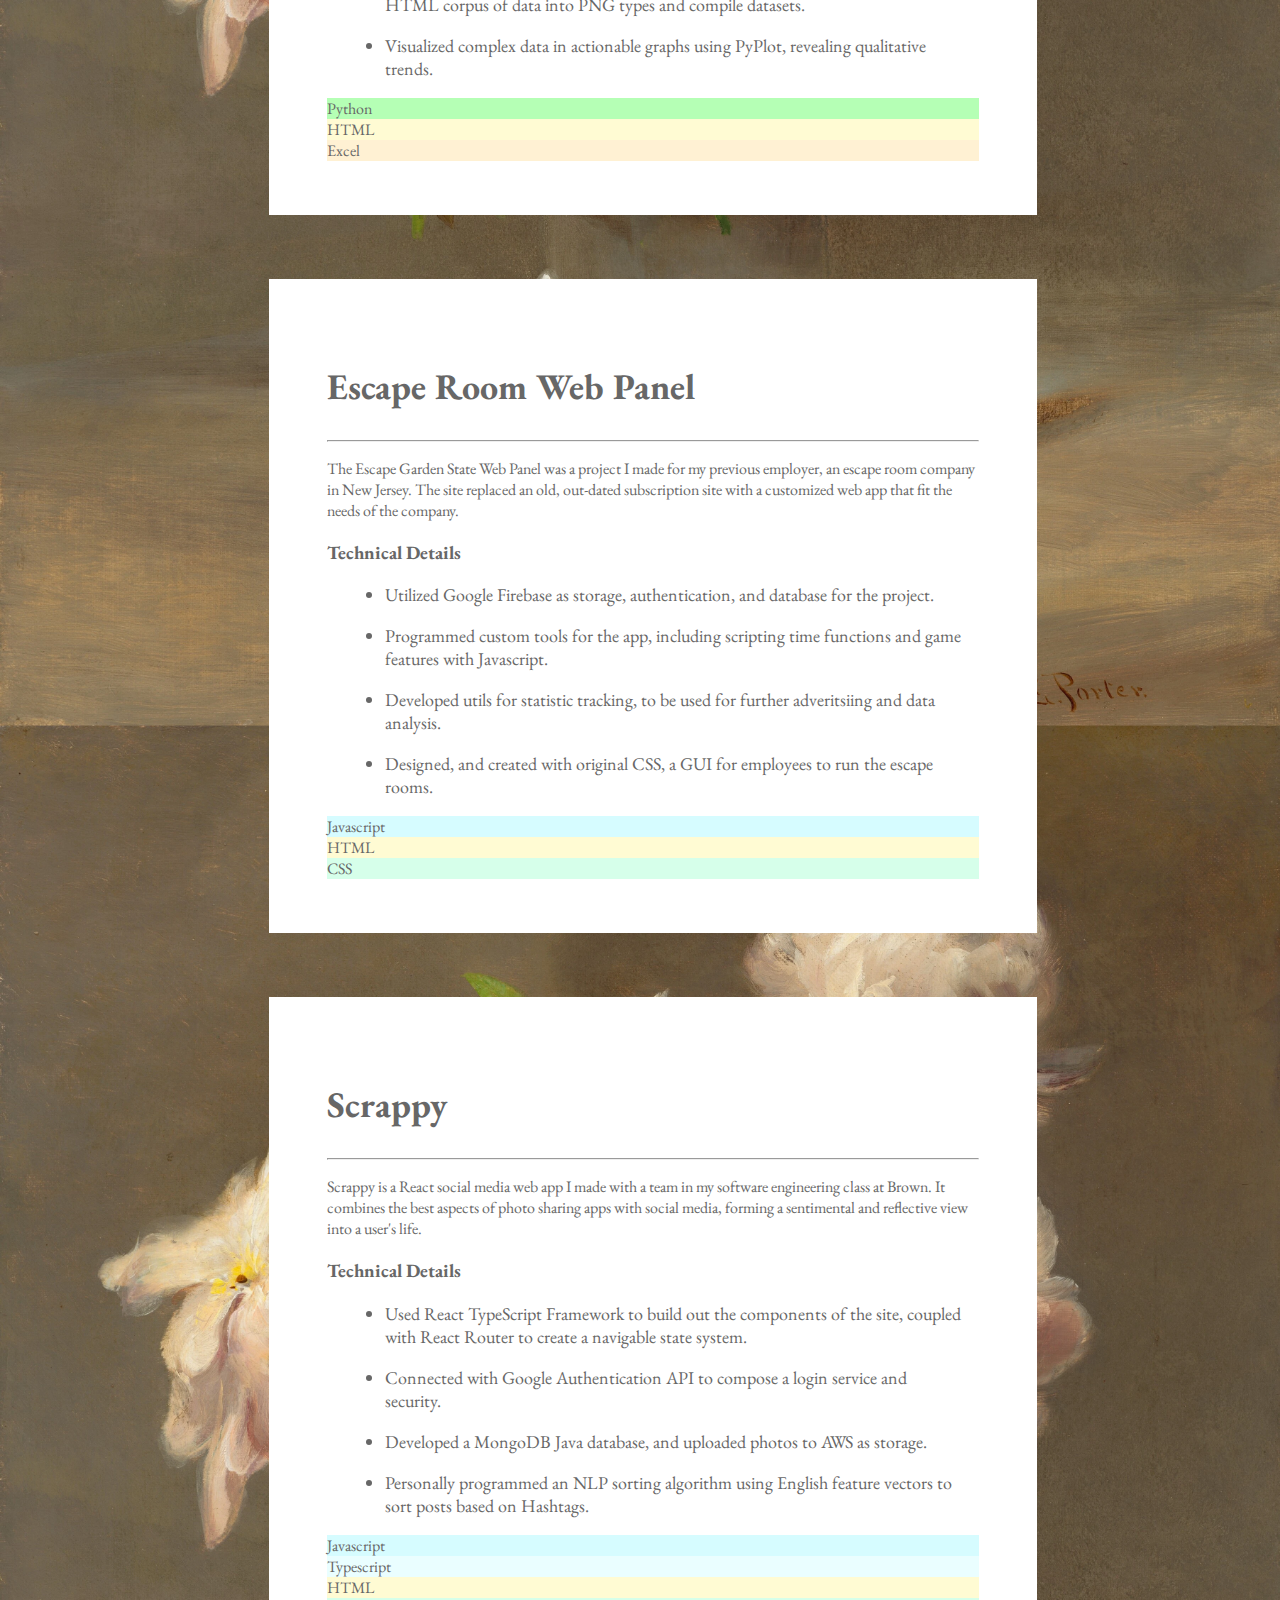
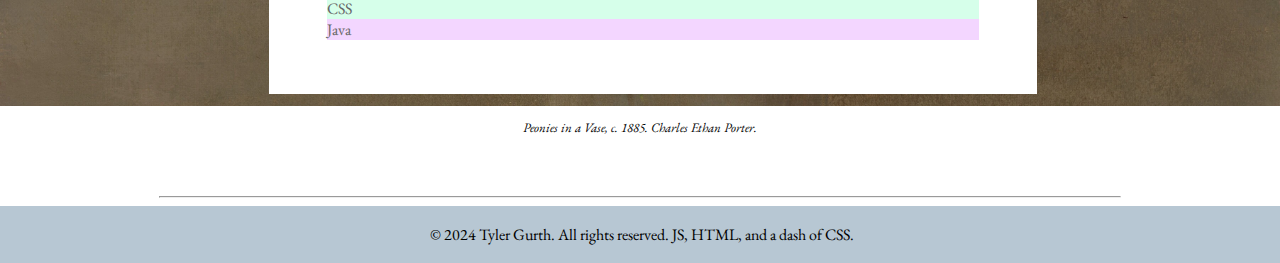
<file: projects.html>
<!DOCTYPE html>
<html lang="en">
    <head>
        <meta charset="UTF-8" />
        <link
            rel="apple-touch-icon"
            sizes="180x180"
            href="./Assets/Favicon/apple-touch-icon.png"
        />
        <link rel="icon" href="./Assets/Favicon/favicon.ico" />
        <link
            rel="icon"
            type="image/png"
            sizes="32x32"
            href="./Assets/Favicon/favicon-32x32.png"
        />
        <link
            rel="icon"
            type="image/png"
            sizes="16x16"
            href="./Assets/Favicon/favicon-16x16.png"
        />
        <link rel="manifest" href="./Assets/Favicon/site.webmanifest" />
        <link rel="stylesheet" type="text/css" href="stylesheet.css" />
        <meta name="viewport" content="width=device-width, initial-scale=1.0" />
        <title>Tyler Gurth</title>
    </head>

    <body>
        <div id="nav-bar-wrapper">
            <div id="nav-bar">
                <a
                    id="about-anchor"
                    class="nav-element selected-nav"
                    href="index.html"
                    >About</a
                >
                <a id="project-anchor" class="nav-element" href="projects.html"
                    >Projects</a
                >
                <div id="nav-title">
                    <hr class="nav-line" />
                    <p>TG</p>
                    <hr class="nav-line" />
                </div>
                <a
                    id="experience-anchor"
                    class="nav-element"
                    href="experience.html"
                    >Experience</a
                >
                <a id="gallery-anchor" class="nav-element" href="gallery.html"
                    >Gallery</a
                >
            </div>
        </div>
        <div id="fake-nav"></div>
        <div id="banner">
            <p id="painting-caption">
                <em>At the Races</em>, Edouard Manet c. 1875
            </p>
        </div>
        <div id="page-body">
            <div id="page-content">
                <h2 id="page-title">Projects</h2>
                <div class="page-text">
                    <blockquote>
                        Below are some of the paid/unpaid projects I've done over the past few years! This is just a snapshot of the work I've done - feel free to reach out for more info!
                    </blockquote>
                </div>
                <div class="page-box">
                    <div class="project-info">
                        <h2 class="project-title">The Virtual Rosetta (Research)</h2>
                        <hr class="project-hr">
                        </hr>
                        <p>
                          The Virtual Rosetta was a project I worked on in the summer of 2022. It involved using scientific
                          Python libraries to create visualization methods of a corpus of 4000
                          woodblock prints from Vietnam. Read more about it here: <a
                            href="https://drive.google.com/file/d/1LMgf56KCXGp90ApKy1m1LnQyOwqtleDC/view?usp=sharing">Research
                            Poster</a>
                        </p>
                        <h3>Technical Details</h3>
                        <ul>
                          <li>Generated serialized matrices, minimum spanning trees, and force directed graphs using Python science
                            libraries like SciPy,
                            Sci-Kit Learn, and Pandas.</li>
                          <li>Researched effective methods for dimensional reduction data visualization such as T-SNE.</li>
                          <li>Programmed Python web scraping scripts with BeautifulSoup to convert the HTML corpus of data into PNG
                            types and compile datasets.</li>
                          <li>Visualized complex data in actionable graphs using PyPlot, revealing qualitative trends.</li>
                        </ul>
                        <div class="skills">
                          <div class="tech-skill" style="background-color: rgba(46, 255, 46, 0.351);">Python</div>
                          <div class="tech-skill" style="background-color: rgba(255, 245, 129, 0.351);">HTML</div>
                          <div class="tech-skill" style="background-color: rgba(255, 215, 129, 0.351);">Excel</div>
                        </div>
                      </div>

                </div>
                <div class="page-box">

                </div>
                <div class="page-box">

                </div>
            </div>
        </div>
  <div class="page-section">
    <div id="project-section">
      <h2 class="section-title">Projects</h2>
      <div class="project-box">
        <div class="project-info">
          <h2 class="project-title">The Virtual Rosetta (Research)</h2>
          <hr class="project-hr">
          </hr>
          <p>
            The Virtual Rosetta was a project I worked on in the summer of 2022. It involved using scientific
            Python libraries to create visualization methods of a corpus of 4000
            woodblock prints from Vietnam. Read more about it here: <a
              href="https://drive.google.com/file/d/1LMgf56KCXGp90ApKy1m1LnQyOwqtleDC/view?usp=sharing">Research
              Poster</a>
          </p>
          <h3>Technical Details</h3>
          <ul>
            <li>Generated serialized matrices, minimum spanning trees, and force directed graphs using Python science
              libraries like SciPy,
              Sci-Kit Learn, and Pandas.</li>
            <li>Researched effective methods for dimensional reduction data visualization such as T-SNE.</li>
            <li>Programmed Python web scraping scripts with BeautifulSoup to convert the HTML corpus of data into PNG
              types and compile datasets.</li>
            <li>Visualized complex data in actionable graphs using PyPlot, revealing qualitative trends.</li>
          </ul>
          <div class="skills">
            <div class="tech-skill" style="background-color: rgba(46, 255, 46, 0.351);">Python</div>
            <div class="tech-skill" style="background-color: rgba(255, 245, 129, 0.351);">HTML</div>
            <div class="tech-skill" style="background-color: rgba(255, 215, 129, 0.351);">Excel</div>
          </div>
        </div>
      </div>

      <div class="project-box">

        <div class="project-info">
          <h2 class="project-title">Escape Room Web Panel</h2>

          <hr class="project-hr">
          </hr>
          <p>
            The Escape Garden State Web Panel was a project I made for my previous employer, an escape
            room company in New Jersey. The site replaced an old, out-dated subscription site with a customized
            web app that fit the needs of the company.
          </p>
          <h3>Technical Details</h3>
          <ul>
            <li>Utilized Google Firebase as storage, authentication, and database for the project.</li>
            <li>Programmed custom tools for the app, including scripting time functions and game features with
              Javascript.</li>
            <li>Developed utils for statistic tracking, to be used for further adveritsiing and data analysis.</li>
            <li>Designed, and created with original CSS, a GUI for employees to run the escape rooms.</li>
          </ul>
          <div class="skills">
            <div class="tech-skill" style="background-color: rgba(139, 247, 255, 0.351);">Javascript</div>
            <div class="tech-skill" style="background-color: rgba(255, 245, 129, 0.351);">HTML</div>
            <div class="tech-skill" style="background-color: rgba(139, 255, 195, 0.351);">CSS</div>
          </div>
        </div>

      </div>

      <div class="project-box">

        <div class="project-info">
          <h2 class="project-title">Scrappy</h2>
          <hr class="project-hr">
          </hr>
          <p>
            Scrappy is a React social media web app I made with a team in my software engineering class at Brown. It
            combines
            the best aspects of photo sharing apps with social media, forming a sentimental and reflective view into a
            user's life.
          </p>
          <h3>Technical Details</h3>
          <ul>
            <li>Used React TypeScript Framework to build out the components of the site, coupled with React Router to
              create a navigable state system.</li>
            <li>Connected with Google Authentication API to compose a login service and security.</li>
            <li>Developed a MongoDB Java database, and uploaded photos to AWS as storage.</li>
            <li>Personally programmed an NLP sorting algorithm using English feature vectors to sort posts based on
              Hashtags.</li>
          </ul>
          <div class="skills">
            <div class="tech-skill" style="background-color: rgba(139, 247, 255, 0.351);">Javascript</div>
            <div class="tech-skill" style="background-color: rgba(195, 251, 255, 0.351);">Typescript</div>
            <div class="tech-skill" style="background-color: rgba(255, 245, 129, 0.351);">HTML</div>
            <div class="tech-skill" style="background-color: rgba(139, 255, 195, 0.351);">CSS</div>
            <div class="tech-skill" style="background-color: rgba(220, 139, 255, 0.351);">Java</div>
          </div>
        </div>
      </div>



    </div>
    <div class="caption">
      <p>Peonies in a Vase, c. 1885. Charles Ethan Porter.</p>
    </div>
    <div class="section-separator" id="experience-title">
      <hr class="line">
    </div>
  </div>

        <footer>
            <p>
                © 2024 Tyler Gurth. All rights reserved. JS, HTML, and a dash of
                CSS.
            </p>
        </footer>
        <script src="./main.js"></script>
    </body>
</html>
</file>
<file: TGWebPage/style.css>
@font-face {
  font-family: tangiang;
  src: url(./Assets/Tangiang.otf);
}
* {
  font-family: tangiang;
  color:rgb(224, 223, 223);
}

canvas {
  margin: 0 auto;
  position: fixed;
    top: 0;
    left: 0;
    outline: none;
}

#upperLayer {
  position: absolute;
  top: 10px;
  width: 100%;
  z-index: 100;
}

header{
  text-align: center;
  z-index: 100;
  flex-direction: column;
  color: white;
  margin-bottom: 3cm;

}

#infoSection {
  z-index: 100;
  display: flex;
  flex-direction: column;
  justify-content: space-between;
  text-align: center;
  margin-left: 10%;
  margin-right: 10%;
}

.infoBlock {
  background-color: rgba(24, 19, 19, 0.8);
  margin: 15px;
}

.projectBox {
  display: flex;
  align-items: center;
  padding: 15px;
  text-align: left;
  overflow: hidden;
}

#pageTop {
  display: flex;
}

#nameCard {
  display: flex;
  flex-direction: column;
  justify-content: center;
  align-items: center;
  background-color: rgba(24, 19, 19, 0.8);
  margin: 15px;
  line-height: 0px;
}

#name {
  font-size: 31px;
}

#aboutMe {
  text-align: start;
  align-items: center;
  font-size: 20px;
  background-color: rgba(24, 19, 19, 0.8);
  padding: 25px;
  margin: 15px;
}

#socials {
  display: flex;
  justify-content: space-evenly;
}
.mediaProfile {
  display: flex;
  flex-direction: column;
  margin:5px;
  background-color: rgba(24, 19, 19, 0.8);
  padding:10px;
  border-radius: 10%;
}

.mediaPic {
  border-radius: 10%;
}

body{
  background-color: black;
}

footer {
  text-align:  center;
  margin: 15px;
  background-color: rgba(24, 19, 19, 0.8);
  padding: 2px;
}
</file>
<file: stylesheet.css>
@import url('https://fonts.googleapis.com/css?family=EB+Garamond:400,600,700&display=swap');
* {
    font-family: 'EB Garamond', serif;
}
html {
    scroll-behavior: smooth;
}
body {
    color:rgb(224, 223, 223);
    width: 100%;
    margin: 0;
    overflow-x: hidden;
}
a {
    color:rgb(0, 0, 0);
    font-weight: 700;
}
h1 {
    color: black;
    font-style: italic;
    text-align: center;
}
.page-button {
    border-radius: 0;
    background-color: rgb(255, 255, 255);
    padding: 2% 5%;
    border: none;
    color: rgb(0, 0, 0);
    font-size: large;
    border: 1px solid;
    margin: 1%;
}
.page-button:hover {
    border-radius: 0;
    background-color: rgb(242, 242, 242);
    padding: 2% 5%;
    border: none;
    color: rgb(0, 0, 0);
    border: 1px solid;
    font-size: large;
    cursor: pointer;
    margin: 1%;

}
.caption {
    text-align: center;
    color: black;
    font-style: italic;
    font-size: small;
}
.page-section {
    margin-top: 5%;
}
.section-separator {
    margin-top: 4%;
    width: 100vw;
    display: flex;
    justify-content: center;
    color:rgb(165, 165, 165);
}
.line {
    width: 75vw;
}
.section-title {
    font-size: 4em;
}

/* Nav Bar Stuff */
#nav-bar {
    text-align: center;
    position: fixed;
    background-color: rgb(255, 255, 255);
    color: rgb(165, 165, 165);
    display: flex;
    align-items: center;
    justify-content: center;
    padding: 1.5%;
    height: 6vh;
    font-size: 20px;
    box-shadow: 0px 5px 6px -5px rgb(213, 213, 213);
    width: 100vw;
}
#name-in-nav {
    cursor: auto;
    font-size: xx-large;
    font-style: italic;
    background-clip: text; 
    color: transparent;
    background-image: url(Assets/Paintings/flowers_on_a_window_ledge_2014.79.25.webp);
    background-repeat: repeat;
    background-size: 50%;
    -webkit-background-clip: text;
  }
.nav-element {
    margin: 15px;
    cursor: pointer;
}
#fake-nav {
    height: 13vh;
    width: 100vw;
}

@media (max-width: 600px) {
    .nav-element {
        display: none;
    }
}

/* About Me Section */
#about-me {
    overflow: hidden;
    background-image: url("Assets/Paintings/still_life_with_silver_cake_basket_2014.136.76.webp");
    background-size: 100vw;
}

/* Overlay */

#about-overlay {
    width: 100vw;
    display: flex;
    justify-content: center;
    align-items: center;
    gap: 1%;
    margin: 1%;
}
#name-card {
    width: 22vw;
    display: flex;
    flex-direction: column;
    justify-content: center;
    align-items: center;
    background-color: rgba(255, 255, 255, 1);
    color: rgb(103, 103, 103);
    padding: 1.5%;
}
#about {
    text-align: c;
    width: 50vw;
    background-color: rgba(255, 255, 255, 1);
    color: rgb(103, 103, 103);
    padding: 1.5%;
    font-size: larger;
}
#socials {
    display: flex;
    justify-content: center;
    gap: 5%;
}
#tyler {
    width: 20vw;
    margin: 2%;
}

@media (max-width: 1060px) {
    #about-overlay {
        flex-direction: column;
        gap: 1vh;
    }
    #name-card {
        flex-direction: row;
        width: 70vw;
        justify-content: center;
        gap: 4%;
    }
    #about {
        width: 70vw;
    }
}
@media (max-width: 650px) {
    #name-card {
        width: 80vw;
    }
    #about {
        width: 80vw;
    }
    #socials {
        flex-direction: column;
        justify-content: space-around;
        align-items: center;
    }
}

/* Projects */
#project-section {
    width: 100vw;
    background-image: url("Assets/Paintings/peonies_in_a_vase_2018.44.124.webp");
    background-size: 100vw;
    display: flex;
    flex-direction: column;
    align-items: center;
    overflow: hidden;
    padding: 1%;
}
.project-box {
    margin-top: 5%;
    display: flex;
    padding: 15px;
    text-align: left;
    overflow: hidden;
    justify-content: space-around;
    padding: 0;
    width: 60vw;
    background-color: white;
    color:rgb(103, 103, 103);
}
.project-images {
    width: 20vw;
    display: flex;
    flex-direction: column;
    justify-content: space-around;
    margin: 1vh 1vw;
    padding: 1vh;
}

@media (max-width: 1060px) {
    .project-images {
        display: none;
    }
}
@media (max-width: 900px) {
    .project-box {
        width: 80vw;
    }
}
@media (max-width: 450px) {
    .project-box {
        width: 90vw;
    }
}
.project-pic {
    width: 20vw;
}
.project-title {
    font-size: 4vh;
}
.project-info {
    margin: 1vh 1vw;
    padding: 5vh;
    font-size: medium;
}
#projects {
    margin: 5vh 5vw 5vh 5vw;
    background-color: whitesmoke;
}
.projectBox blockquote {
    font-size: x-large;
}
li {
    margin: 2vh;
    font-size: 2vh;
}

/* Experience Section */
#experience-section {
    display: flex;
    flex-direction: column;
    align-items: center;
    background-image: url(Assets/Paintings/flowers_on_a_window_ledge_2014.79.25.webp);
    background-size: 100vw;
    justify-content: center;
    gap: 2%;
    padding: 4%;
}
.experience-box {
    width: 40vw;
    display: flex;
    flex-direction: column;
    align-items: center;
    padding: 3%;
    text-align: left;
    overflow: hidden;
    color:rgb(103, 103, 103);
    background-color: rgb(255, 255, 255);
    margin: 1%;
    font-size: large;
}
.experience-box h3 {
    text-align: center;
}
@media (max-width: 960px) {
    .experience-box {
        width: 60vw;
    }
}
@media (max-width: 450px) {
    .experience-box {
        width: 85vw;
    }
}

/* Gallery */
#gallery {
    display: flex;
    flex-wrap: wrap;
    text-align: center;
    justify-content: center;
    align-items: center;
}
.gallery-caption-pair {
    display: flex;
    flex-direction: column;
    align-items: center;
    justify-content: center;
    gap: 0;
}
.gallery-pic {
    width: 60vw;
    height: auto;
    margin: 5% 3% 1% 3%;
}

/* Footer  */
footer {
    text-align:  center;
    color: black;
    background-color: rgb(183, 199, 211);
    padding: 2px;
    width: 100vw;
}
</file>
<file: modern.css>
body {
    margin: 0;
    overflow-x: hidden;
    font-family:'Trebuchet MS', 'Lucida Sans Unicode', 'Lucida Grande', 'Lucida Sans', Arial, sans-serif;
    width: 100vw;
    background-color: rgb(54, 53, 53);
}
#about-opener {
    background: linear-gradient(45deg,  rgb(19, 102, 154),rgb(154, 192, 146),  rgb(249, 165, 135), rgb(249, 226, 135));
	background-size: 500% 500%;
	animation: gradient 10s ease infinite;
	height: 100vh;
    width: 100vw;
}
#particles-js {
    width: 100vw;
    height: 100vh;
    position: absolute;
    z-index: 0;
}
h1 {
    font-size: 3.2em;
    width: 100%;
}

a {
    color: rgb(242, 201, 152);
    transition: color 1s;
}

a:hover {
    color: rgb(26, 125, 186);
}

hr {
    background: linear-gradient(45deg,  rgb(19, 102, 154),rgb(154, 192, 146),  rgb(249, 165, 135), rgb(249, 226, 135));
    height: 1vh;
    border: none;
    opacity: 30%;
}


#about {
    position: relative;
    z-index: 1;
    padding: 10%;
    padding-top: 0;
    padding-bottom: 5%;

    color: whitesmoke;
    font-size: 2em;
    width: 75vw;
    animation: slide-in 5s ease 1;

}
#learn-more {
    display: flex;
    justify-content: center;
    color: white;
    font-size: 1.4em;
    animation: bounce 4s ease infinite;

}
@keyframes gradient {
	0% {
		background-position: 0% 50%;
	}
	50% {
		background-position: 100% 50%;
	}
	100% {
		background-position: 0% 50%;
	}
}

@keyframes slide-in {
    0% {
        transform: translateX(-100%);
    }
    80% {
        transform: translateX(5%);
    }
    100% {
        transform: translateX(0%);
    }
}
@keyframes appear {
    0% {
        opacity: 0%;
    }
    100% {
        opacity: 100%;
    }
}
@keyframes bounce {
    0% {
        transform: translateY(0%);
    }
    50% {
        transform: translateY(40%);
    }
    100% {
        transform: translateY(0%);
    }
}


/* Nav Stuff*/
#nav {
    position: relative;
    z-index: 1;
    width: 85vw;
    padding: 5%;
    padding-top: 3%;
    padding-bottom: 0;
    display: flex;
    align-items: center;
    justify-content: space-between;
    color: white;
}
#nav a {
    color: white;
    font-size: 1.2em;
}

#nav-buttons {
    display: flex;
}

.nav-button {
    font-size: 1.2em;
    border-radius: 10%;
    border: none;
    background: none;
    color: white;
    margin: 2%;
    transition: color 1s;

}

.nav-button:hover {
    font-size: 1.2em;
    border-radius: 10%;
    border: none;
    background: none;
    color: black;
    margin: 2%;
    cursor: pointer;
}

/* After top part */
footer {
    display: flex;
    justify-content: center;
    color: whitesmoke;
}

#sections {
    display: flex;
    flex-direction: column;
    justify-content: center;
    align-items: center;
    padding: 5%;
}

.section-title {
    font-size: 2.8em;
    color: whitesmoke;
    animation: bounce 4s ease infinite;
}

/* About section */

/* Socials */

#about-section {
    padding: 10%;
    background-color: rgba(249, 226, 135, 0.041);
    display: flex;
    justify-content: center;
    align-items: baseline;
    width: 90vw;
    font-size: 1.4em;
    color: rgb(230, 230, 230);
    padding-top: 3%;
    padding-bottom: 3%;

}

#name-and-socials {
    display: flex;
    flex-direction: column;
    justify-content: center;
    align-items: center;
    width: 100%;
}

#socials {
    background: linear-gradient(45deg,  rgb(19, 102, 154),rgb(154, 192, 146),  rgb(249, 165, 135), rgb(249, 226, 135));
    width: fit-content;
    display: flex;
    padding: 6%;
    gap: 5%;
    justify-content: center;
    border-radius: 15px;
}

.social-photo {
    width: 3vw;
    margin: 0.5%;
}

#name {
    font-size: 2em;
    animation: bounce 4s ease infinite;
}

#resume-and-drawing {
    display: flex;
    justify-content: space-between;
}

#drawing {
    width: 12vw;
}

/* Project Section */
#project-section {
    padding: 10%;
    padding-top: 1%;
    width: 90vw;
}

.skills {
    background: linear-gradient(45deg,  rgb(19, 102, 154),rgb(154, 192, 146),  rgb(249, 165, 135), rgb(249, 226, 135));
    border-radius: 15px;
    padding: 1%;
    width: fit-content;
    color: black;
}


.project-title {
    font-size: 1.8em;
    color: rgb(182, 72, 29);
}

.project {
    color: whitesmoke;
    display: flex;
    justify-content: space-around;
    align-items: center;
    margin-bottom: 4%;
}

.project-info {
    font-size: 1.2em;
    width: 50vw;
}
.project-bar {
    width: 1vw;
    background-color: whitesmoke;
    height: 50vh;
}
.opacity-bar {
    width: 2vw;
    background-color: rgba(255, 25, 0, 0.468);
    height: 50vh;
}

.project-image {
    background: linear-gradient(45deg, white, rgba(210, 76, 18, 0.749));
    border-radius: 15px;
    width: 15em;
    height: 15em;
    padding: 5%;
}
</file>
